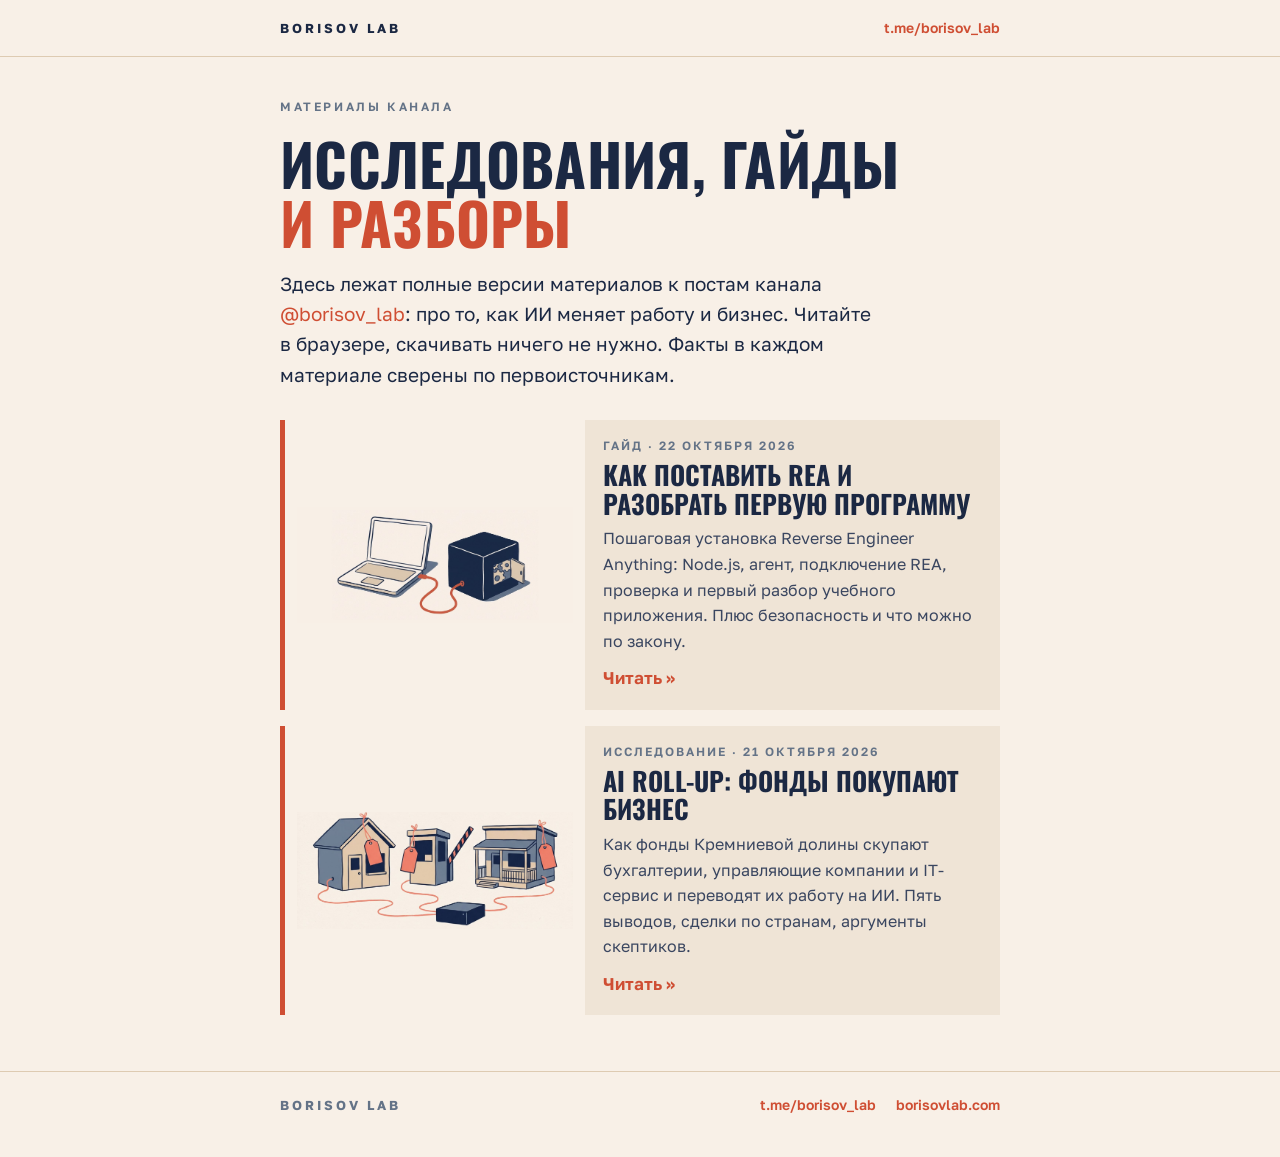
<file: index.html>
<!doctype html>
<html lang="ru">
<head>
<meta charset="utf-8">
<meta name="viewport" content="width=device-width, initial-scale=1">
<title>Borisov Lab · исследования, гайды и разборы</title>
<meta name="description" content="Исследования, гайды и разборы про ИИ в работе и бизнесе от Владимира Борисова и канала t.me/borisov_lab.">
<meta name="author" content="Владимир Борисов, Borisov Lab">
<link rel="canonical" href="https://borisov77.github.io/borisov-lab/">
<meta property="og:type" content="website">
<meta property="og:site_name" content="Borisov Lab">
<meta property="og:locale" content="ru_RU">
<meta property="og:title" content="Borisov Lab · исследования, гайды и разборы">
<meta property="og:description" content="Материалы к постам канала t.me/borisov_lab: читать в браузере, без скачивания.">
<meta property="og:url" content="https://borisov77.github.io/borisov-lab/">
<meta property="og:image" content="https://borisov77.github.io/borisov-lab/research/ai-roll-up/og.jpg">
<meta name="twitter:card" content="summary_large_image">
<meta name="theme-color" content="#F8F0E7">
<link rel="icon" href="assets/favicon.svg" type="image/svg+xml">
<link rel="stylesheet" href="assets/site.css">
</head>
<body>

<header class="topbar"><div class="wrap">
  <a class="brand" href="./">BORISOV LAB</a>
  <a class="tg" href="https://t.me/borisov_lab">t.me/borisov_lab</a>
</div></header>

<main class="wrap">
  <section class="intro">
    <div class="label">Материалы канала</div>
    <h1>Исследования, гайды <span class="accent" style="color:var(--coral)">и разборы</span></h1>
    <p>Здесь лежат полные версии материалов к постам канала <a href="https://t.me/borisov_lab">@borisov_lab</a>: про то, как ИИ меняет работу и бизнес. Читайте в браузере, скачивать ничего не нужно. Факты в каждом материале сверены по первоисточникам.</p>
  </section>

  <div class="cards">
    <a class="card" href="guides/rea/">
      <img src="guides/rea/cover.jpg" width="1500" height="633" alt="">
      <div class="body">
        <div class="meta">Гайд · 22 октября 2026</div>
        <div class="title">Как поставить REA и разобрать первую программу</div>
        <p class="desc">Пошаговая установка Reverse Engineer Anything: Node.js, агент, подключение REA, проверка и первый разбор учебного приложения. Плюс безопасность и что можно по закону.</p>
        <span class="more">Читать »</span>
      </div>
    </a>
    <a class="card" href="research/ai-roll-up/">
      <img src="research/ai-roll-up/cover.jpg" width="1500" height="633" alt="">
      <div class="body">
        <div class="meta">Исследование · 21 октября 2026</div>
        <div class="title">AI roll-up: фонды покупают бизнес</div>
        <p class="desc">Как фонды Кремниевой долины скупают бухгалтерии, управляющие компании и IT-сервис и переводят их работу на ИИ. Пять выводов, сделки по странам, аргументы скептиков.</p>
        <span class="more">Читать »</span>
      </div>
    </a>
  </div>
</main>

<footer class="footer"><div class="wrap">
  <span class="brand">BORISOV LAB</span>
  <nav><a href="https://t.me/borisov_lab">t.me/borisov_lab</a><a href="https://borisovlab.com">borisovlab.com</a></nav>
</div></footer>

</body>
</html>
</file>
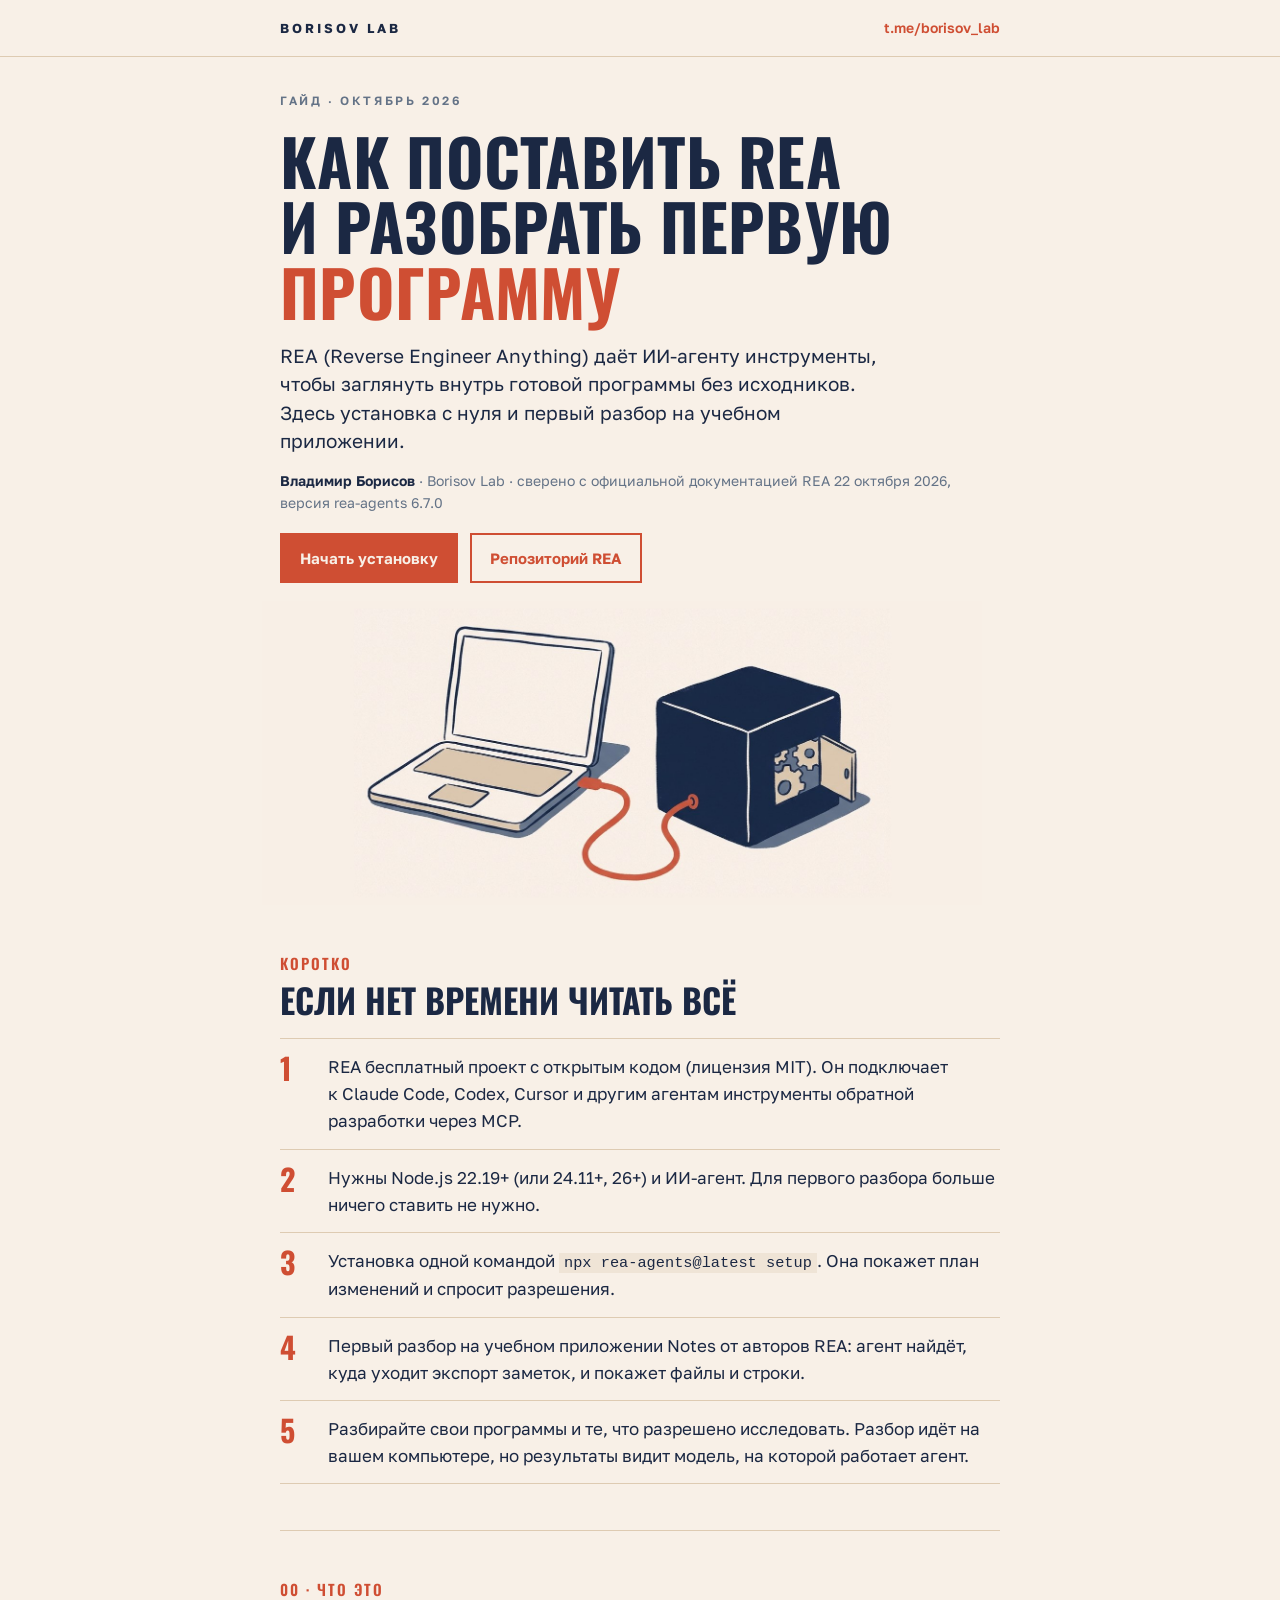
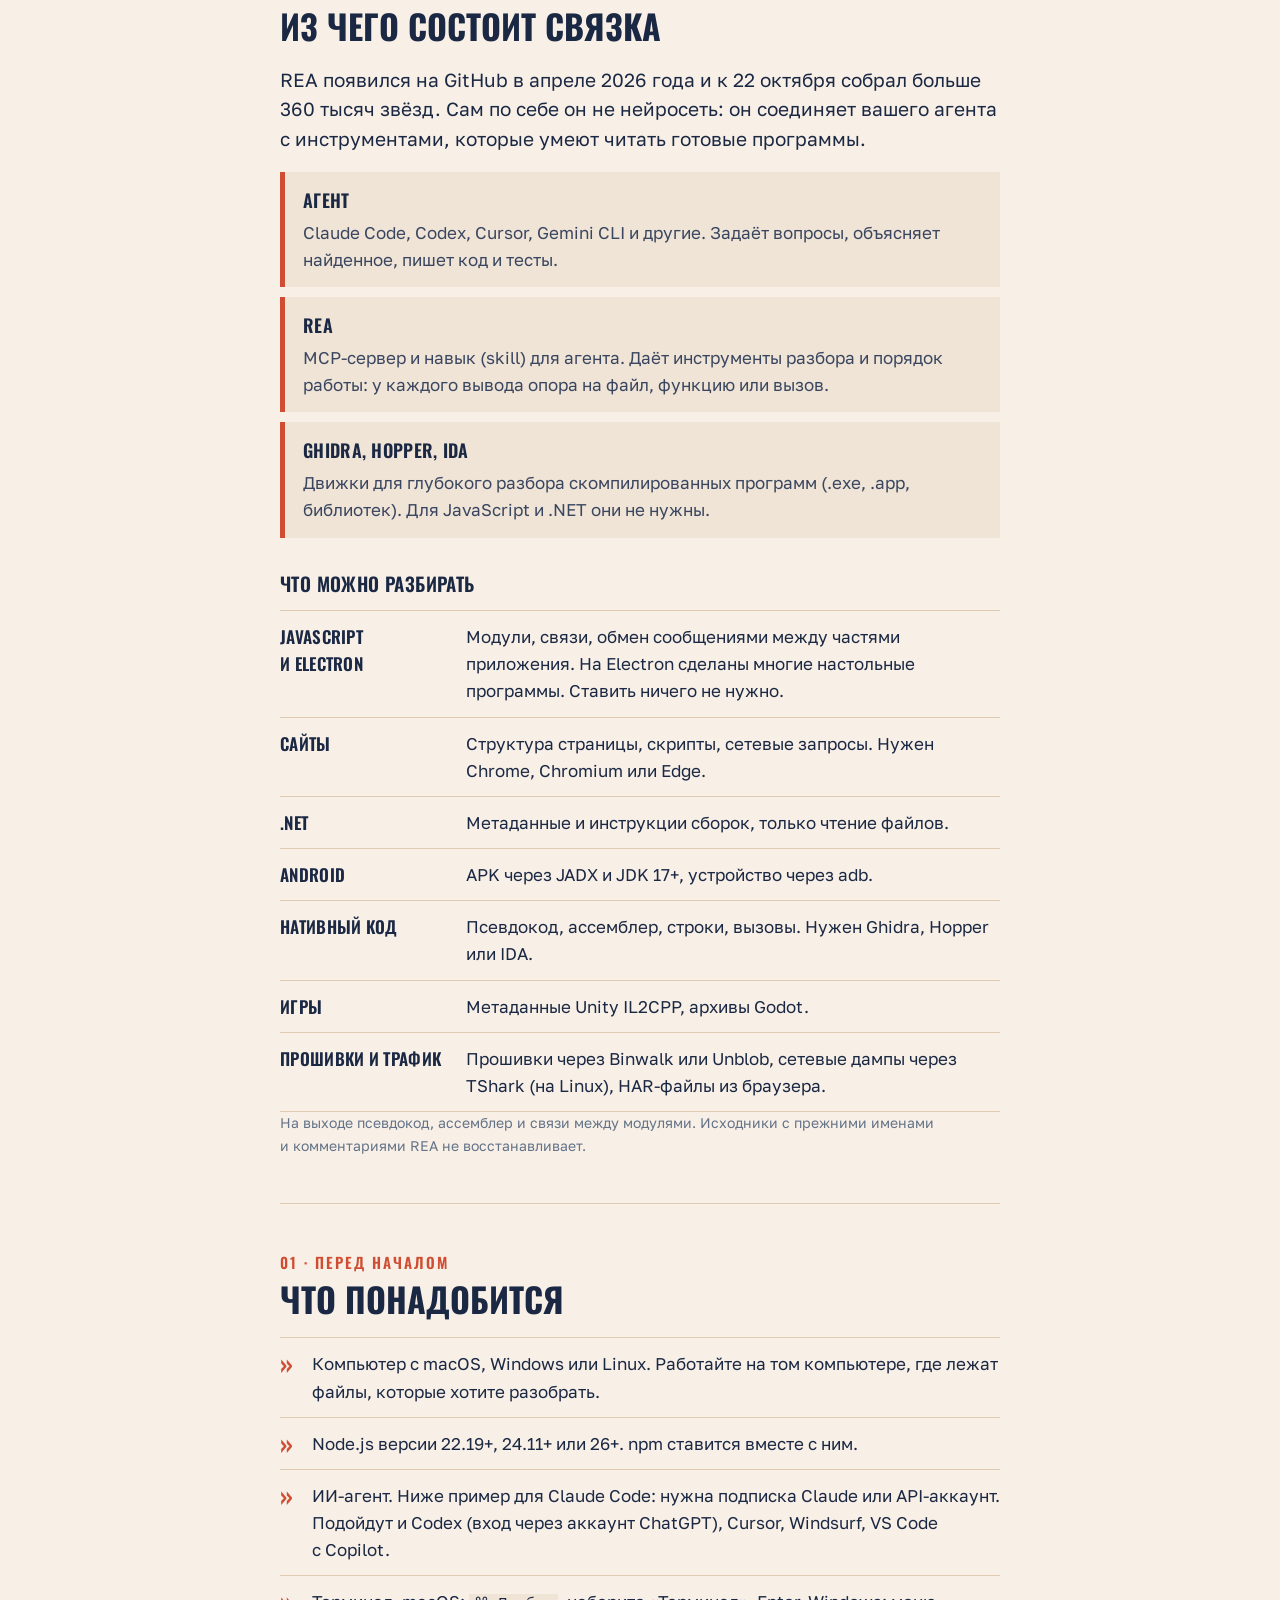
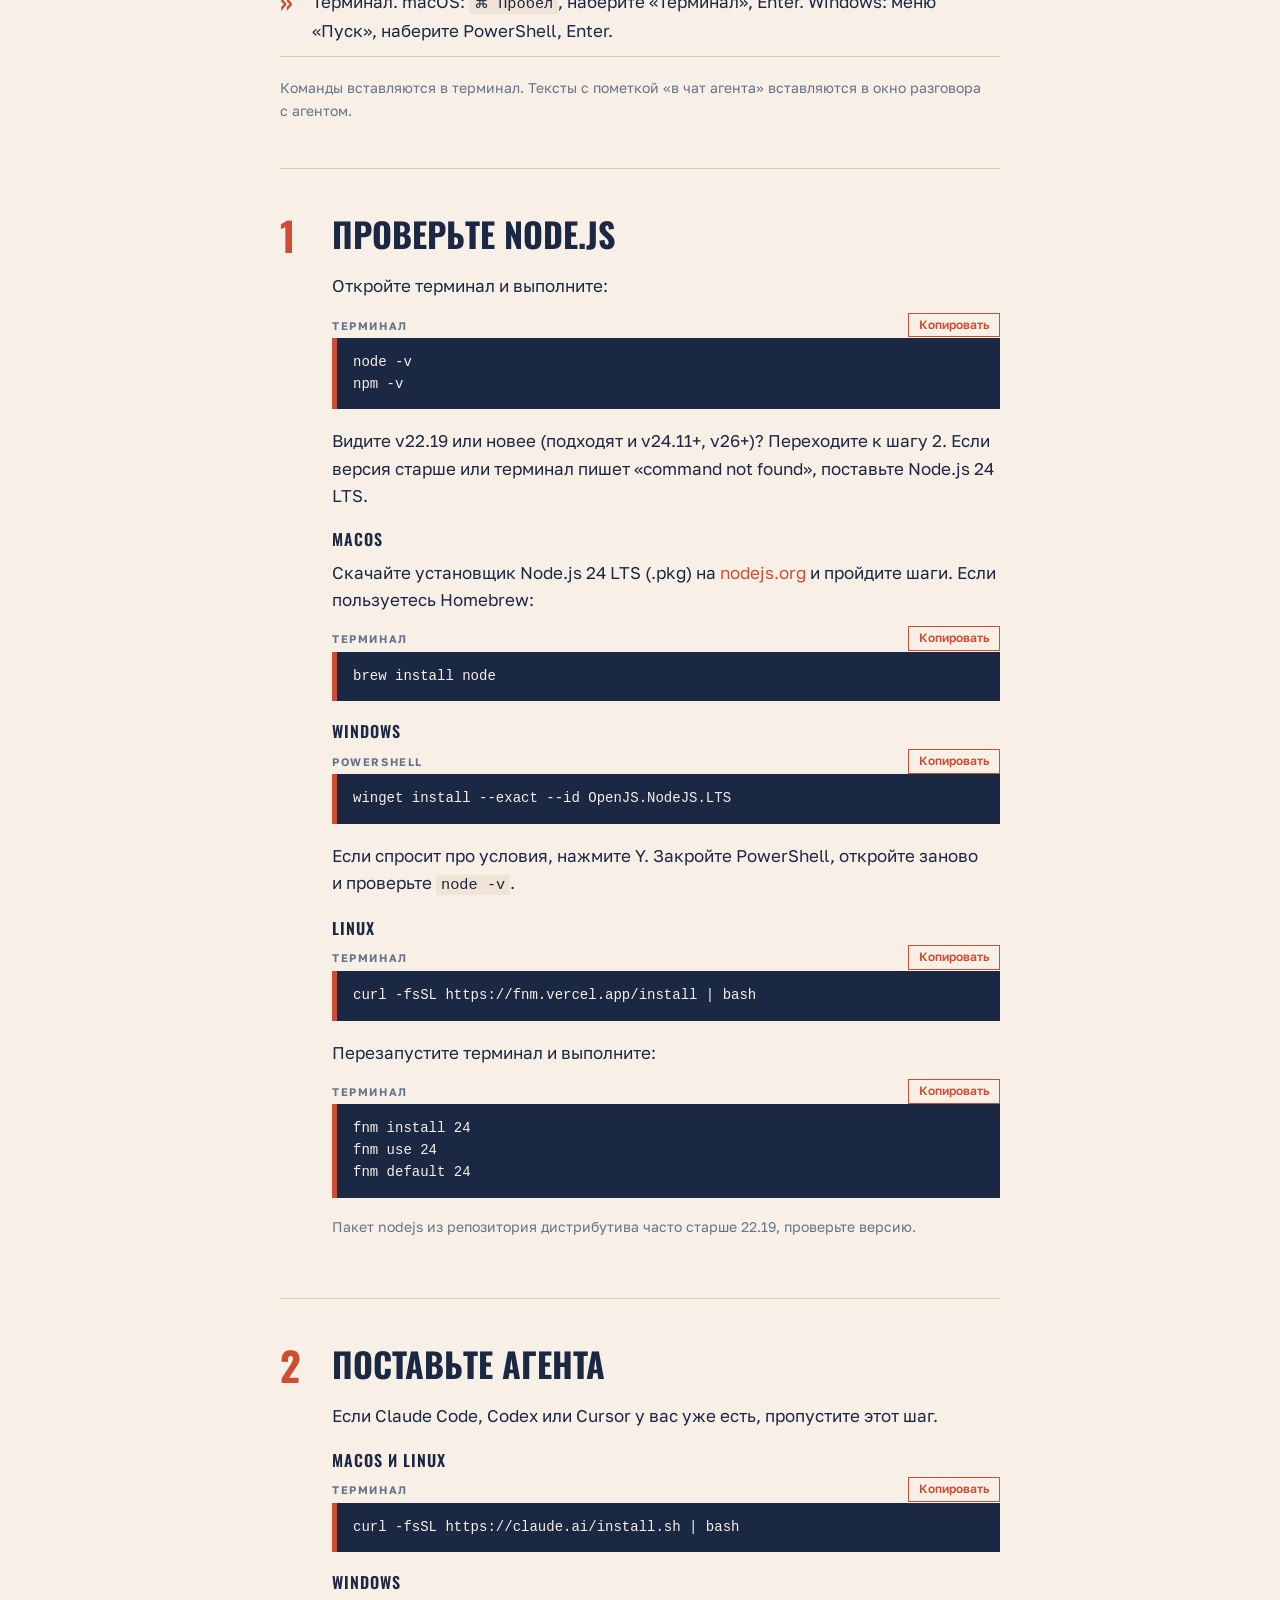
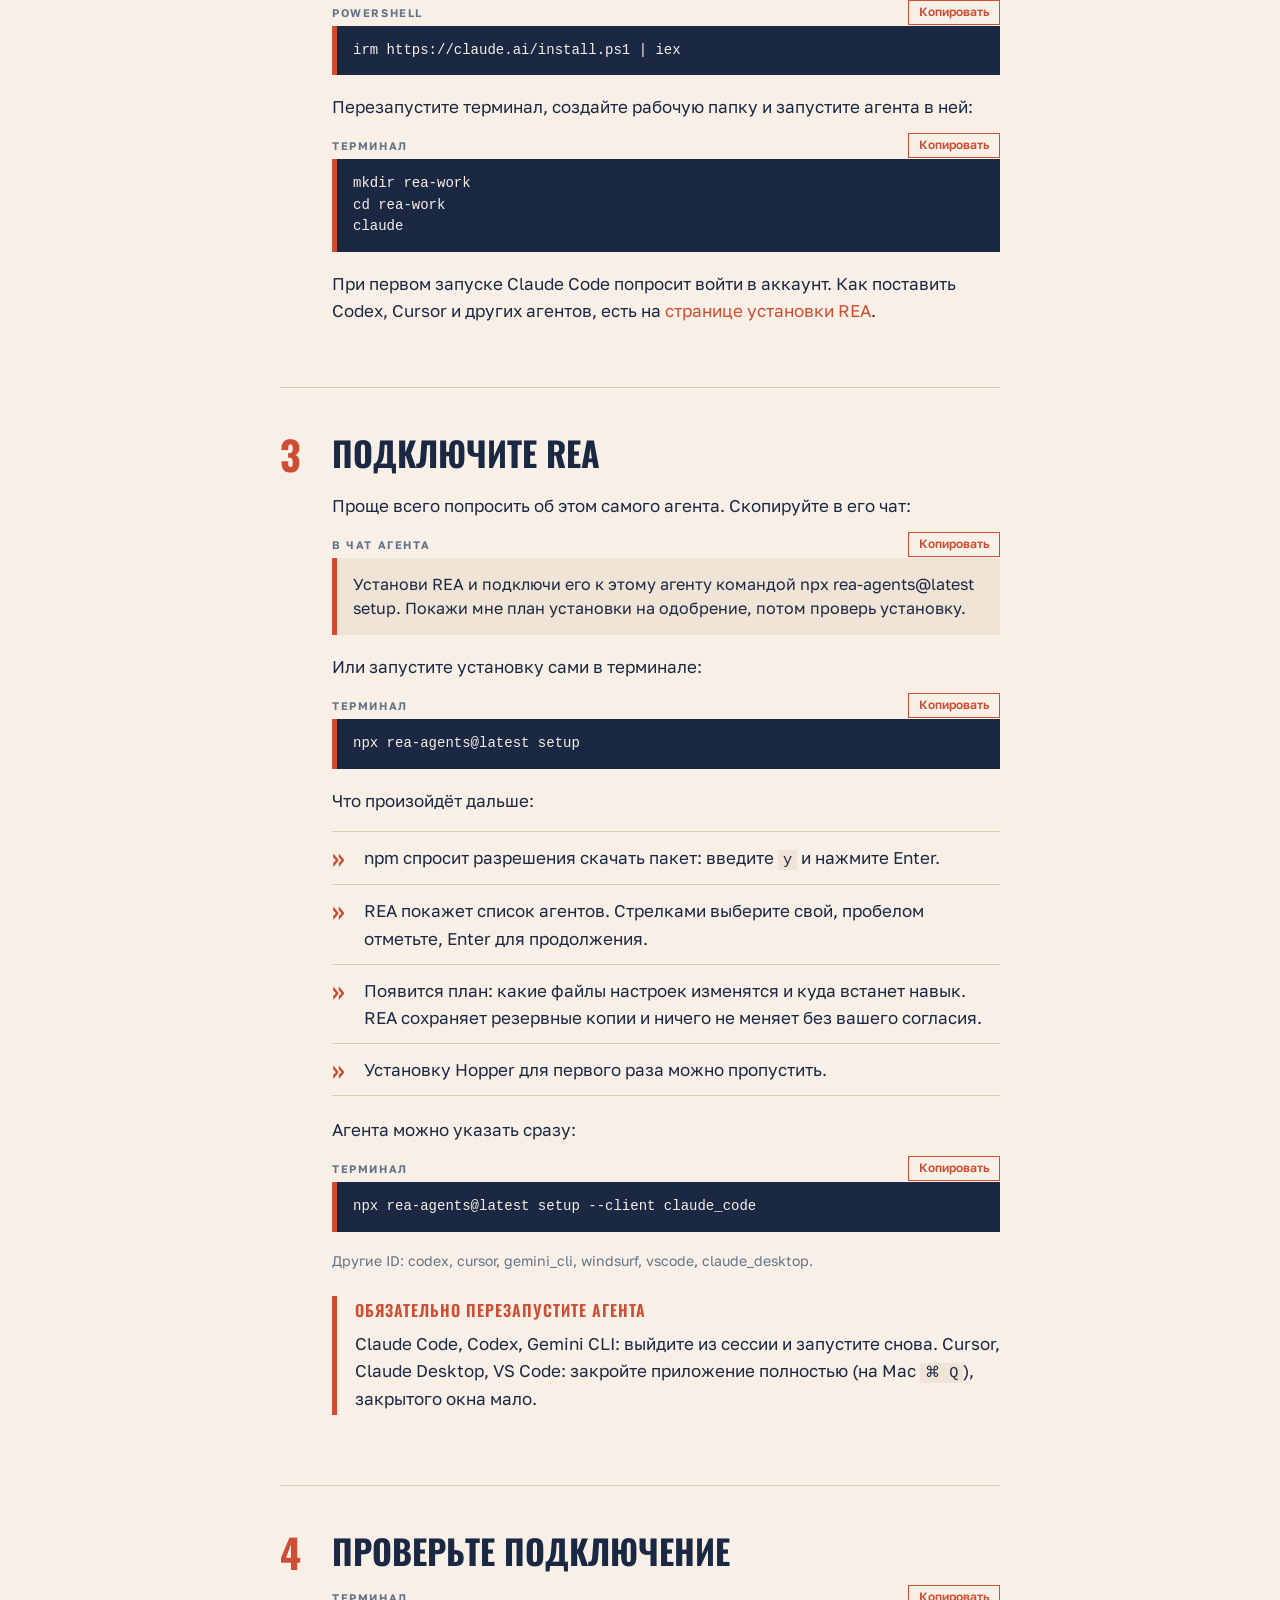
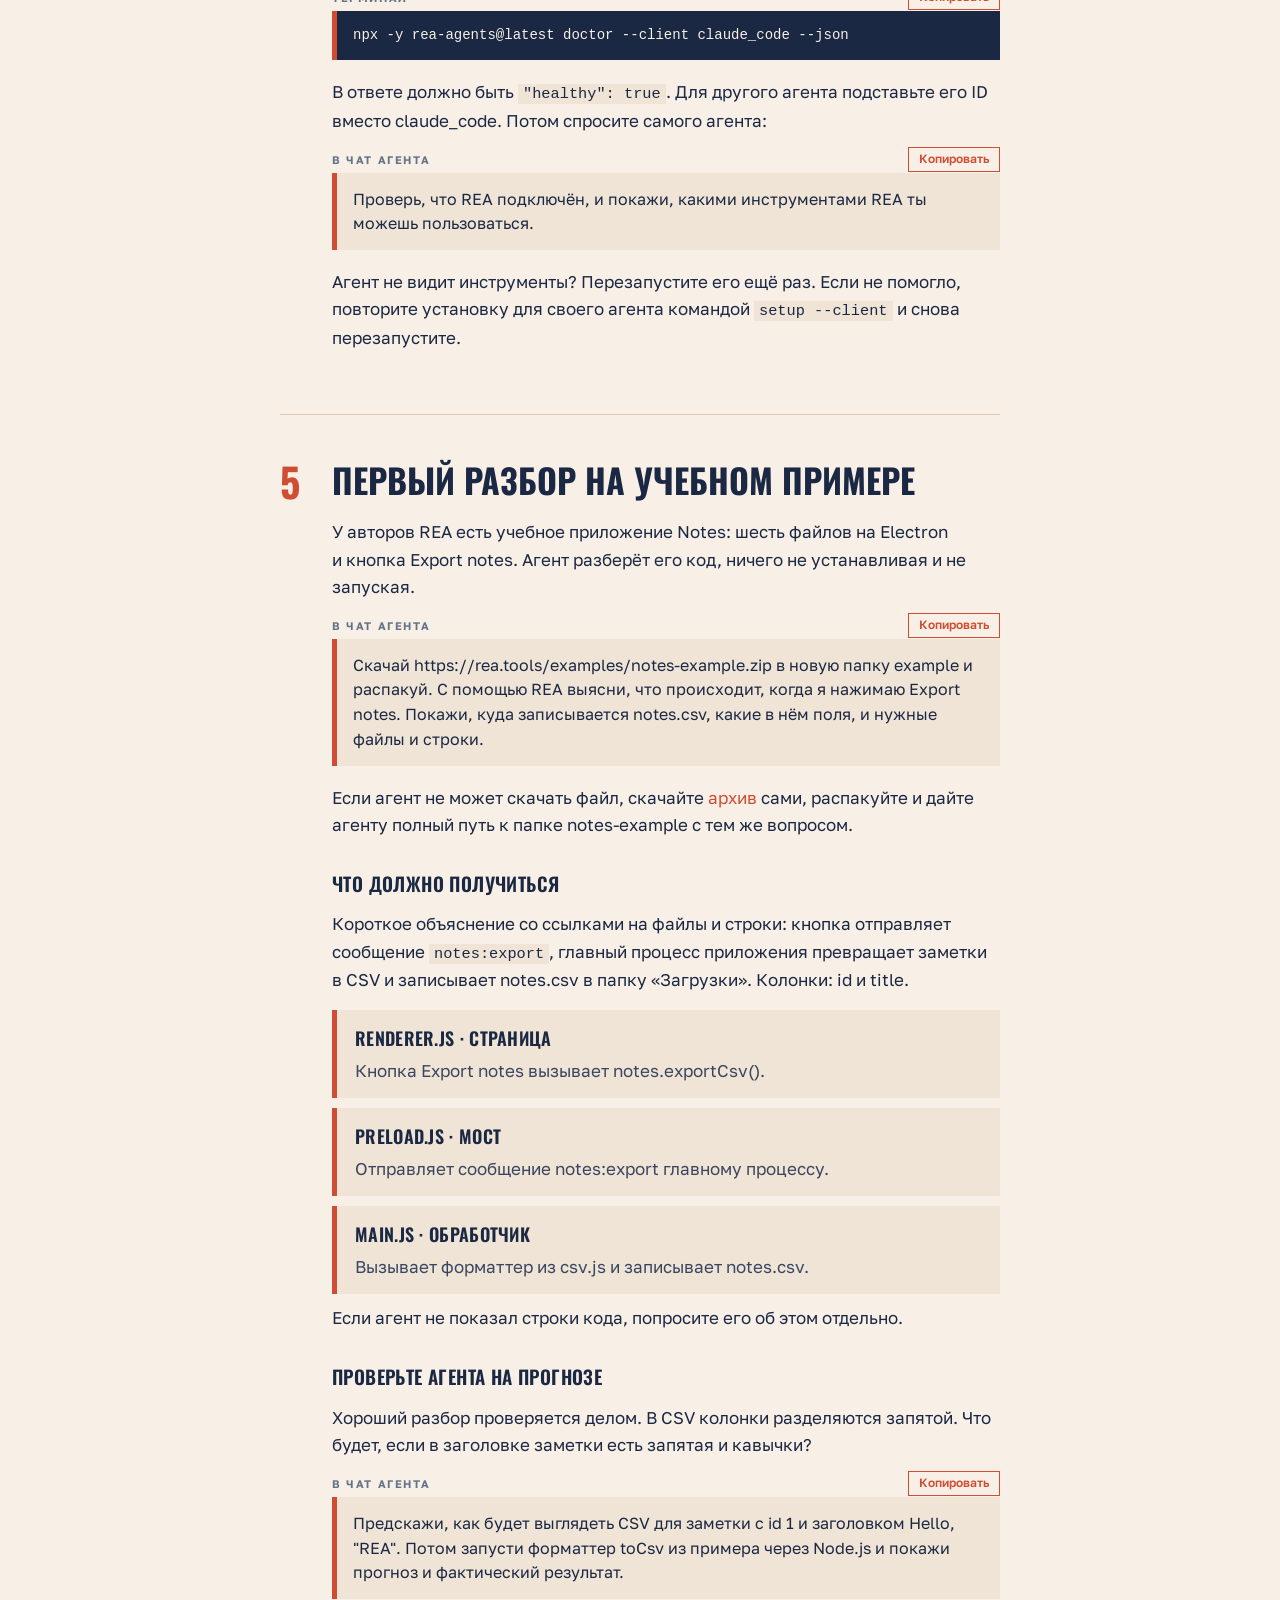
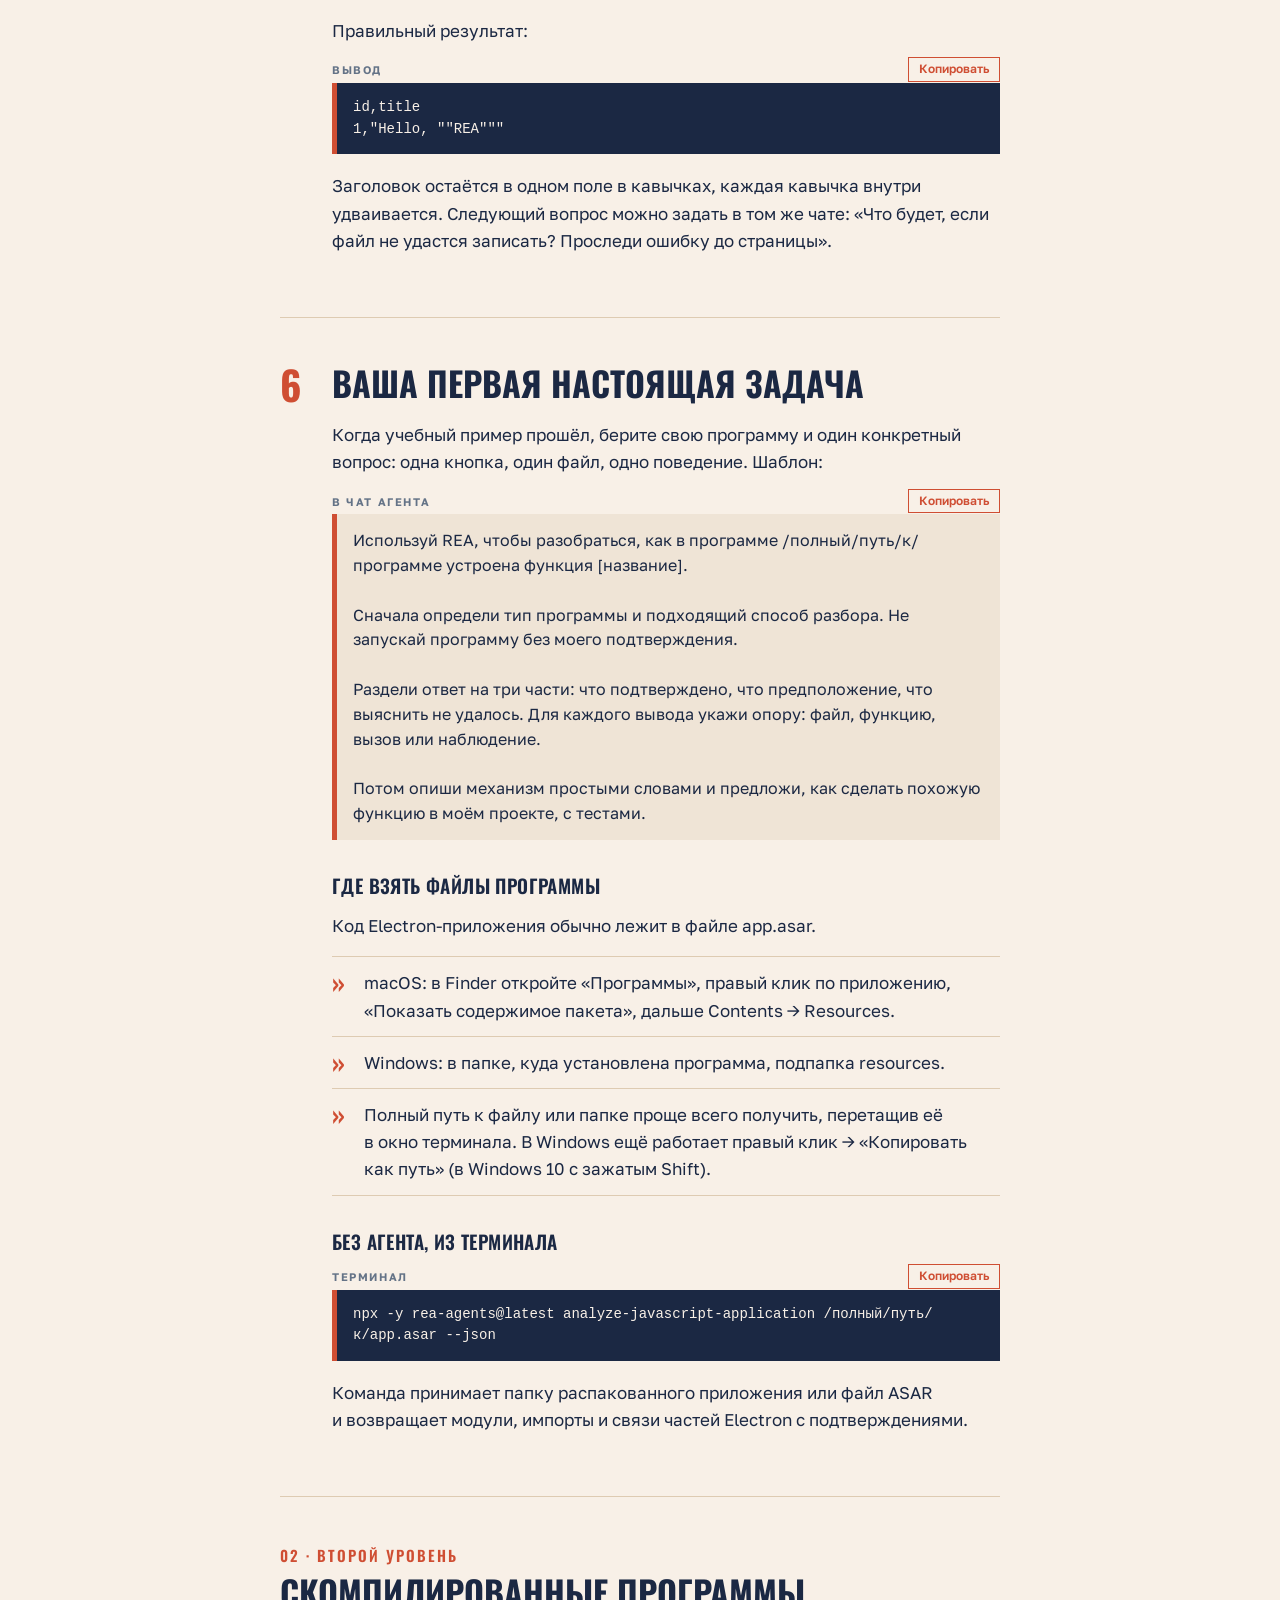
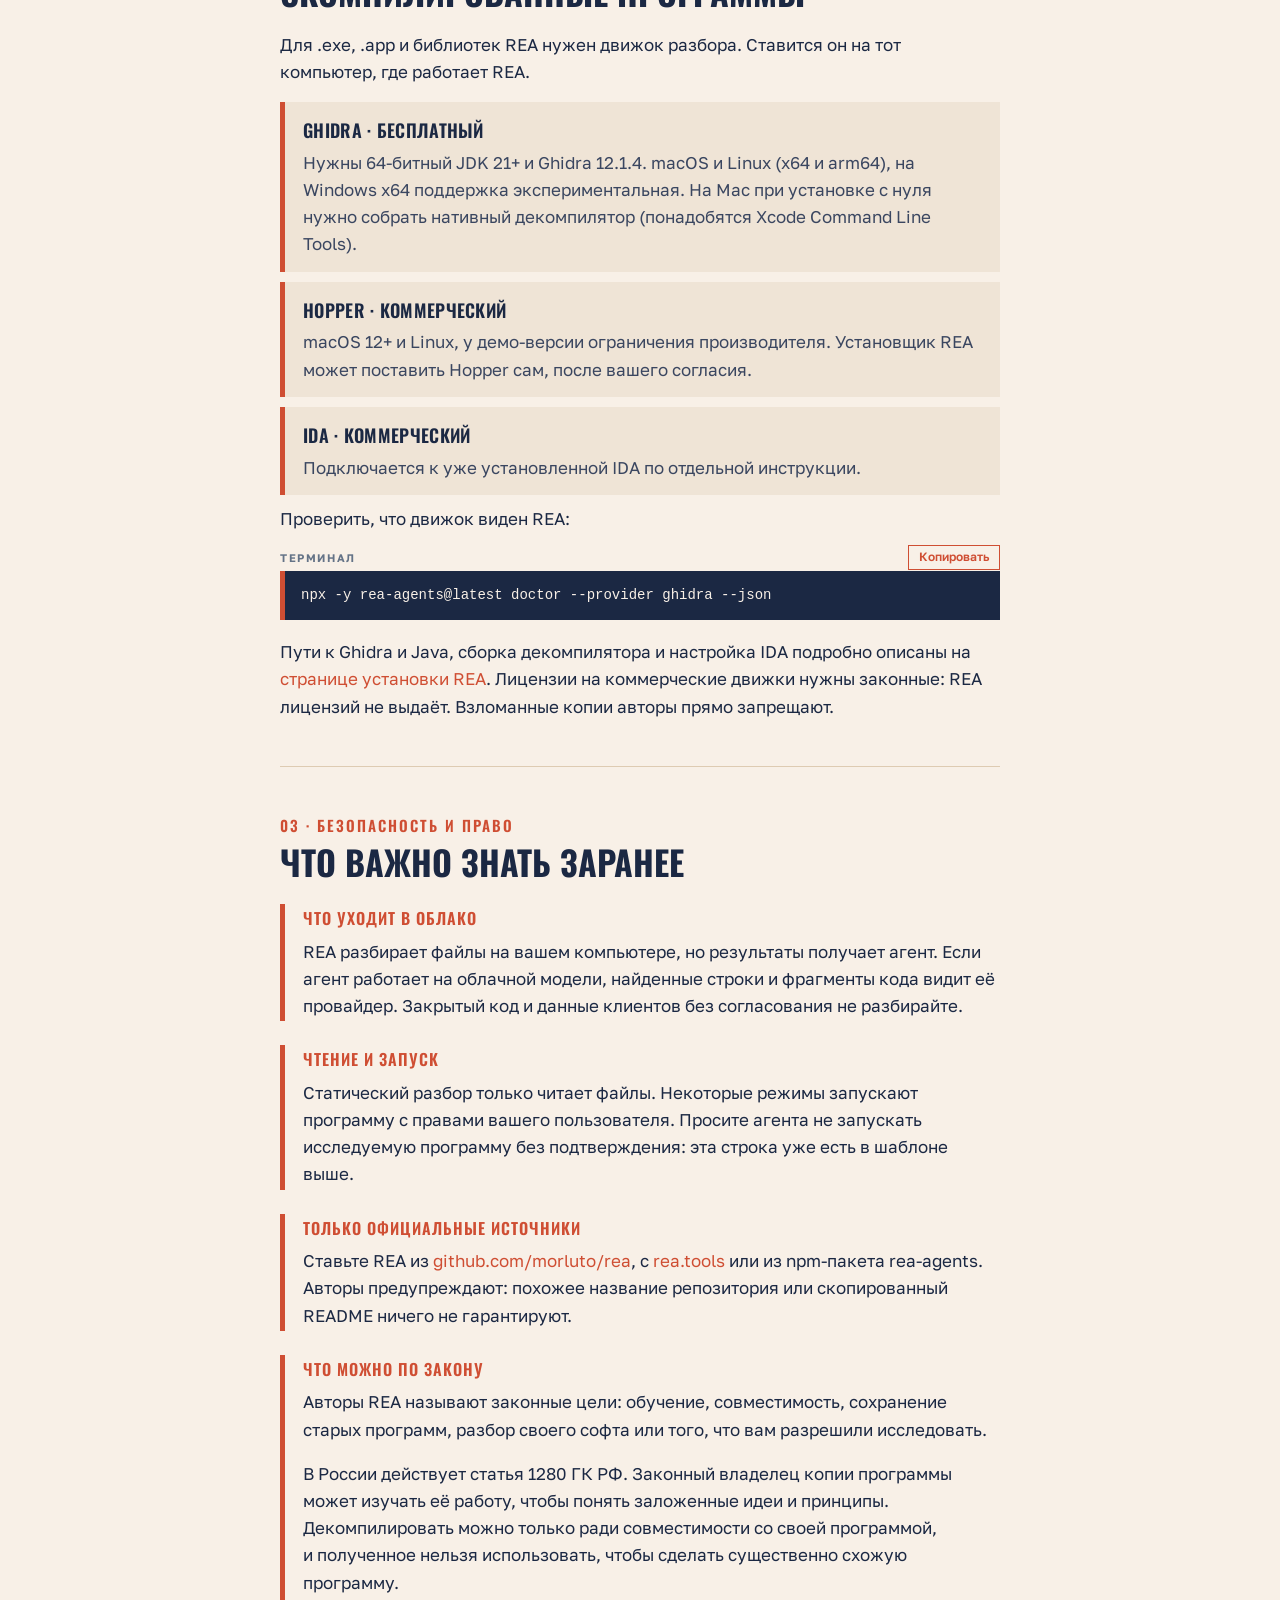
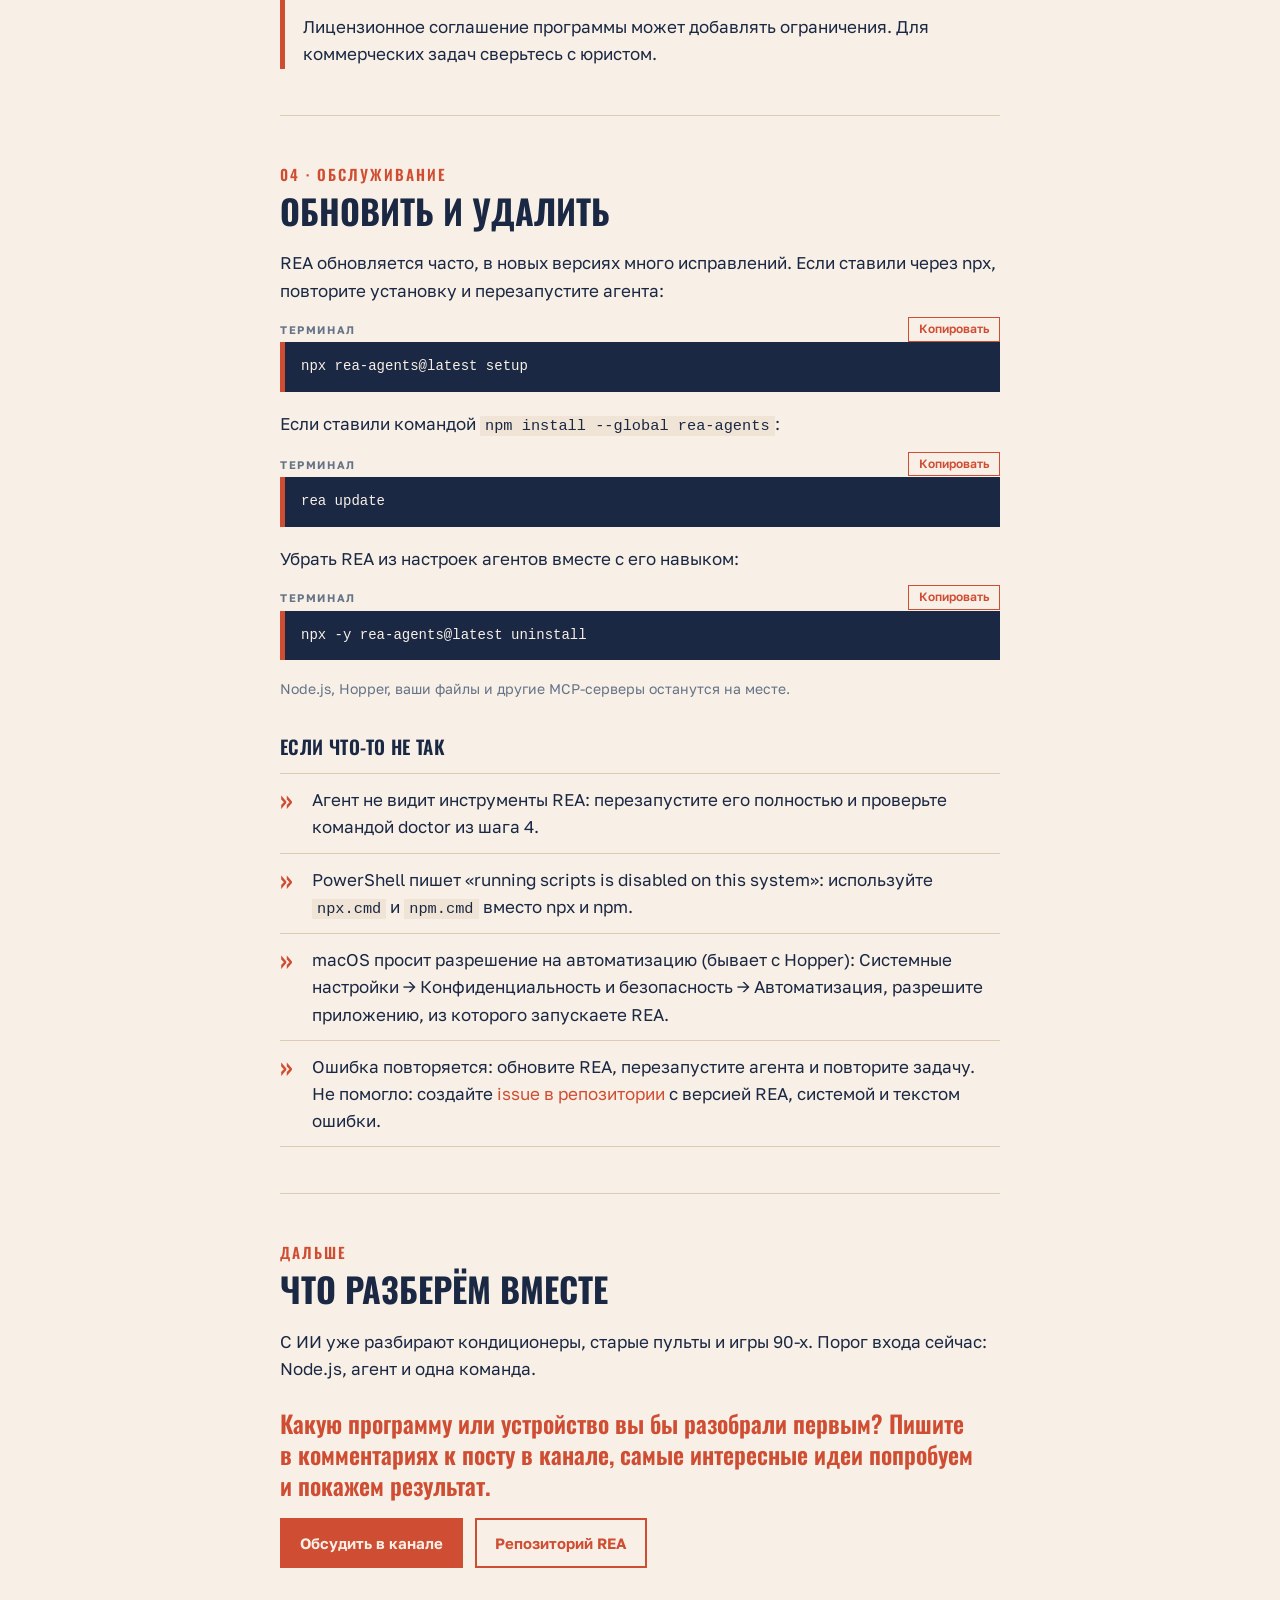
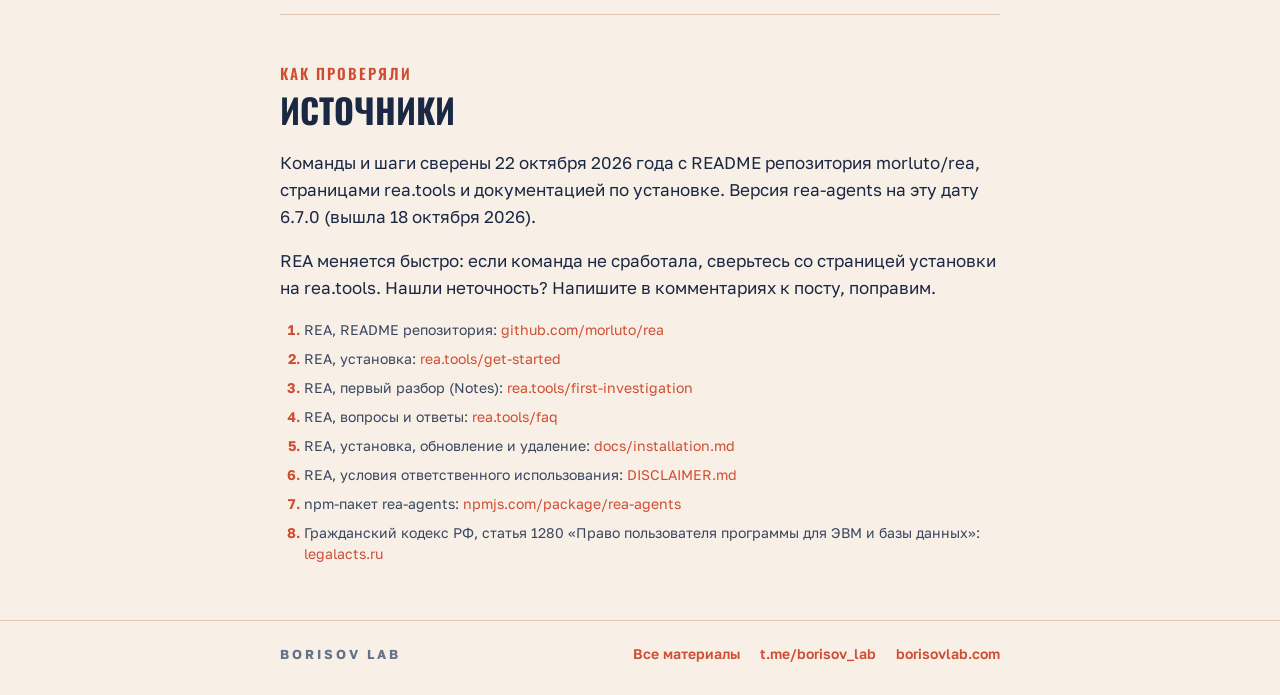
<file: guides/rea/index.html>
<!doctype html>
<html lang="ru">
<head>
<meta charset="utf-8">
<meta name="viewport" content="width=device-width, initial-scale=1">
<title>Как поставить REA и разобрать первую программу · Borisov Lab</title>
<meta name="description" content="Пошаговый гайд по REA (Reverse Engineer Anything): Node.js и агент, подключение REA, проверка и первый разбор учебного приложения. Сверено с документацией REA 22 октября 2026.">
<meta name="author" content="Владимир Борисов, Borisov Lab">
<link rel="canonical" href="https://borisov77.github.io/borisov-lab/guides/rea/">
<meta property="og:type" content="article">
<meta property="og:site_name" content="Borisov Lab">
<meta property="og:locale" content="ru_RU">
<meta property="og:title" content="Как поставить REA и разобрать первую программу">
<meta property="og:description" content="Установка Reverse Engineer Anything с нуля и первый разбор на учебном приложении. Команды, промпты для агента, безопасность и право.">
<meta property="og:url" content="https://borisov77.github.io/borisov-lab/guides/rea/">
<meta property="og:image" content="https://borisov77.github.io/borisov-lab/guides/rea/og.jpg">
<meta property="og:image:width" content="1200">
<meta property="og:image:height" content="630">
<meta name="twitter:card" content="summary_large_image">
<meta name="theme-color" content="#F8F0E7">
<link rel="icon" href="../../assets/favicon.svg" type="image/svg+xml">
<link rel="stylesheet" href="../../assets/site.css">
</head>
<body>

<header class="topbar"><div class="wrap">
  <a class="brand" href="../../">BORISOV LAB</a>
  <a class="tg" href="https://t.me/borisov_lab">t.me/borisov_lab</a>
</div></header>

<main class="wrap">

<section class="hero">
  <div class="label">Гайд · октябрь 2026</div>
  <h1>Как поставить REA и разобрать первую <span class="accent">программу</span></h1>
  <p class="sub">REA (Reverse Engineer Anything) даёт ИИ-агенту инструменты, чтобы заглянуть внутрь готовой программы без исходников. Здесь установка с нуля и первый разбор на учебном приложении.</p>
  <div class="byline"><b>Владимир Борисов</b> · Borisov Lab · сверено с официальной документацией REA 22 октября 2026, версия rea-agents 6.7.0</div>
  <div class="actions">
    <a class="btn solid" href="#start">Начать установку</a>
    <a class="btn" href="https://github.com/morluto/rea">Репозиторий REA</a>
  </div>
  <img class="art" src="cover.jpg" width="1500" height="633" alt="Ноутбук подключён кабелем к закрытому ящику, в окошке ящика видны шестерёнки">
</section>

<section class="section">
  <div class="num">Коротко</div>
  <h2>Если нет времени читать всё</h2>
  <div class="summary">
    <div class="item"><div class="n">1</div><p>REA бесплатный проект с открытым кодом (лицензия MIT). Он подключает к Claude Code, Codex, Cursor и другим агентам инструменты обратной разработки через MCP.</p></div>
    <div class="item"><div class="n">2</div><p>Нужны Node.js 22.19+ (или 24.11+, 26+) и ИИ-агент. Для первого разбора больше ничего ставить не нужно.</p></div>
    <div class="item"><div class="n">3</div><p>Установка одной командой <code>npx rea-agents@latest setup</code>. Она покажет план изменений и спросит разрешения.</p></div>
    <div class="item"><div class="n">4</div><p>Первый разбор на учебном приложении Notes от авторов REA: агент найдёт, куда уходит экспорт заметок, и покажет файлы и строки.</p></div>
    <div class="item"><div class="n">5</div><p>Разбирайте свои программы и те, что разрешено исследовать. Разбор идёт на вашем компьютере, но результаты видит модель, на которой работает агент.</p></div>
  </div>
</section>

<section class="section">
  <div class="num">00 · Что это</div>
  <h2>Из чего состоит связка</h2>
  <p class="lead">REA появился на GitHub в апреле 2026 года и к 22 октября собрал больше 360 тысяч звёзд. Сам по себе он не нейросеть: он соединяет вашего агента с инструментами, которые умеют читать готовые программы.</p>
  <div class="panel"><div class="t">Агент</div><p>Claude Code, Codex, Cursor, Gemini CLI и другие. Задаёт вопросы, объясняет найденное, пишет код и тесты.</p></div>
  <div class="panel"><div class="t">REA</div><p>MCP-сервер и навык (skill) для агента. Даёт инструменты разбора и порядок работы: у каждого вывода опора на файл, функцию или вызов.</p></div>
  <div class="panel"><div class="t">Ghidra, Hopper, IDA</div><p>Движки для глубокого разбора скомпилированных программ (.exe, .app, библиотек). Для JavaScript и .NET они не нужны.</p></div>

  <h3>Что можно разбирать</h3>
  <dl class="gloss">
    <div><dt>JavaScript и Electron</dt><dd>Модули, связи, обмен сообщениями между частями приложения. На Electron сделаны многие настольные программы. Ставить ничего не нужно.</dd></div>
    <div><dt>Сайты</dt><dd>Структура страницы, скрипты, сетевые запросы. Нужен Chrome, Chromium или Edge.</dd></div>
    <div><dt>.NET</dt><dd>Метаданные и инструкции сборок, только чтение файлов.</dd></div>
    <div><dt>Android</dt><dd>APK через JADX и JDK 17+, устройство через adb.</dd></div>
    <div><dt>Нативный код</dt><dd>Псевдокод, ассемблер, строки, вызовы. Нужен Ghidra, Hopper или IDA.</dd></div>
    <div><dt>Игры</dt><dd>Метаданные Unity IL2CPP, архивы Godot.</dd></div>
    <div><dt>Прошивки и трафик</dt><dd>Прошивки через Binwalk или Unblob, сетевые дампы через TShark (на Linux), HAR-файлы из браузера.</dd></div>
  </dl>
  <p class="note">На выходе псевдокод, ассемблер и связи между модулями. Исходники с прежними именами и комментариями REA не восстанавливает.</p>
</section>

<section class="section" id="start">
  <div class="num">01 · Перед началом</div>
  <h2>Что понадобится</h2>
  <ul class="check">
    <li>Компьютер с macOS, Windows или Linux. Работайте на том компьютере, где лежат файлы, которые хотите разобрать.</li>
    <li>Node.js версии 22.19+, 24.11+ или 26+. npm ставится вместе с ним.</li>
    <li>ИИ-агент. Ниже пример для Claude Code: нужна подписка Claude или API-аккаунт. Подойдут и Codex (вход через аккаунт ChatGPT), Cursor, Windsurf, VS Code с Copilot.</li>
    <li>Терминал. macOS: <code>⌘ Пробел</code>, наберите «Терминал», Enter. Windows: меню «Пуск», наберите PowerShell, Enter.</li>
  </ul>
  <p class="note">Команды вставляются в терминал. Тексты с пометкой «в чат агента» вставляются в окно разговора с агентом.</p>
</section>

<section class="section">
  <div class="step"><div class="n">1</div><div>
  <h2>Проверьте Node.js</h2>
  <p>Откройте терминал и выполните:</p>
  <div class="cmd"><div class="k">Терминал</div><pre>node -v
npm -v</pre></div>
  <p>Видите v22.19 или новее (подходят и v24.11+, v26+)? Переходите к шагу 2. Если версия старше или терминал пишет «command not found», поставьте Node.js 24 LTS.</p>
  <div class="os">macOS</div>
  <p>Скачайте установщик Node.js 24 LTS (.pkg) на <a href="https://nodejs.org/">nodejs.org</a> и пройдите шаги. Если пользуетесь Homebrew:</p>
  <div class="cmd"><div class="k">Терминал</div><pre>brew install node</pre></div>
  <div class="os">Windows</div>
  <div class="cmd"><div class="k">PowerShell</div><pre>winget install --exact --id OpenJS.NodeJS.LTS</pre></div>
  <p>Если спросит про условия, нажмите Y. Закройте PowerShell, откройте заново и проверьте <code>node -v</code>.</p>
  <div class="os">Linux</div>
  <div class="cmd"><div class="k">Терминал</div><pre>curl -fsSL https://fnm.vercel.app/install | bash</pre></div>
  <p>Перезапустите терминал и выполните:</p>
  <div class="cmd"><div class="k">Терминал</div><pre>fnm install 24
fnm use 24
fnm default 24</pre></div>
  <p class="note">Пакет nodejs из репозитория дистрибутива часто старше 22.19, проверьте версию.</p>
  </div></div>
</section>

<section class="section">
  <div class="step"><div class="n">2</div><div>
  <h2>Поставьте агента</h2>
  <p>Если Claude Code, Codex или Cursor у вас уже есть, пропустите этот шаг.</p>
  <div class="os">macOS и Linux</div>
  <div class="cmd"><div class="k">Терминал</div><pre>curl -fsSL https://claude.ai/install.sh | bash</pre></div>
  <div class="os">Windows</div>
  <div class="cmd"><div class="k">PowerShell</div><pre>irm https://claude.ai/install.ps1 | iex</pre></div>
  <p>Перезапустите терминал, создайте рабочую папку и запустите агента в ней:</p>
  <div class="cmd"><div class="k">Терминал</div><pre>mkdir rea-work
cd rea-work
claude</pre></div>
  <p>При первом запуске Claude Code попросит войти в аккаунт. Как поставить Codex, Cursor и других агентов, есть на <a href="https://rea.tools/get-started/">странице установки REA</a>.</p>
  </div></div>
</section>

<section class="section">
  <div class="step"><div class="n">3</div><div>
  <h2>Подключите REA</h2>
  <p>Проще всего попросить об этом самого агента. Скопируйте в его чат:</p>
  <div class="cmd prompt"><div class="k">В чат агента</div><pre>Установи REA и подключи его к этому агенту командой npx rea-agents@latest setup. Покажи мне план установки на одобрение, потом проверь установку.</pre></div>
  <p>Или запустите установку сами в терминале:</p>
  <div class="cmd"><div class="k">Терминал</div><pre>npx rea-agents@latest setup</pre></div>
  <p>Что произойдёт дальше:</p>
  <ul class="check">
    <li>npm спросит разрешения скачать пакет: введите <code>y</code> и нажмите Enter.</li>
    <li>REA покажет список агентов. Стрелками выберите свой, пробелом отметьте, Enter для продолжения.</li>
    <li>Появится план: какие файлы настроек изменятся и куда встанет навык. REA сохраняет резервные копии и ничего не меняет без вашего согласия.</li>
    <li>Установку Hopper для первого раза можно пропустить.</li>
  </ul>
  <p>Агента можно указать сразу:</p>
  <div class="cmd"><div class="k">Терминал</div><pre>npx rea-agents@latest setup --client claude_code</pre></div>
  <p class="note">Другие ID: codex, cursor, gemini_cli, windsurf, vscode, claude_desktop.</p>
  <div class="callout">
    <div class="t">Обязательно перезапустите агента</div>
    <p>Claude Code, Codex, Gemini CLI: выйдите из сессии и запустите снова. Cursor, Claude Desktop, VS Code: закройте приложение полностью (на Mac <code>⌘ Q</code>), закрытого окна мало.</p>
  </div>
  </div></div>
</section>

<section class="section">
  <div class="step"><div class="n">4</div><div>
  <h2>Проверьте подключение</h2>
  <div class="cmd"><div class="k">Терминал</div><pre>npx -y rea-agents@latest doctor --client claude_code --json</pre></div>
  <p>В ответе должно быть <code>"healthy": true</code>. Для другого агента подставьте его ID вместо claude_code. Потом спросите самого агента:</p>
  <div class="cmd prompt"><div class="k">В чат агента</div><pre>Проверь, что REA подключён, и покажи, какими инструментами REA ты можешь пользоваться.</pre></div>
  <p>Агент не видит инструменты? Перезапустите его ещё раз. Если не помогло, повторите установку для своего агента командой <code>setup --client</code> и снова перезапустите.</p>
  </div></div>
</section>

<section class="section">
  <div class="step"><div class="n">5</div><div>
  <h2>Первый разбор на учебном примере</h2>
  <p>У авторов REA есть учебное приложение Notes: шесть файлов на Electron и кнопка Export notes. Агент разберёт его код, ничего не устанавливая и не запуская.</p>
  <div class="cmd prompt"><div class="k">В чат агента</div><pre>Скачай https://rea.tools/examples/notes-example.zip в новую папку example и распакуй. С помощью REA выясни, что происходит, когда я нажимаю Export notes. Покажи, куда записывается notes.csv, какие в нём поля, и нужные файлы и строки.</pre></div>
  <p>Если агент не может скачать файл, скачайте <a href="https://rea.tools/examples/notes-example.zip">архив</a> сами, распакуйте и дайте агенту полный путь к папке notes-example с тем же вопросом.</p>

  <h3>Что должно получиться</h3>
  <p>Короткое объяснение со ссылками на файлы и строки: кнопка отправляет сообщение <code>notes:export</code>, главный процесс приложения превращает заметки в CSV и записывает notes.csv в папку «Загрузки». Колонки: id и title.</p>
  <div class="panel"><div class="t">renderer.js · страница</div><p>Кнопка Export notes вызывает notes.exportCsv().</p></div>
  <div class="panel"><div class="t">preload.js · мост</div><p>Отправляет сообщение notes:export главному процессу.</p></div>
  <div class="panel"><div class="t">main.js · обработчик</div><p>Вызывает форматтер из csv.js и записывает notes.csv.</p></div>
  <p>Если агент не показал строки кода, попросите его об этом отдельно.</p>

  <h3>Проверьте агента на прогнозе</h3>
  <p>Хороший разбор проверяется делом. В CSV колонки разделяются запятой. Что будет, если в заголовке заметки есть запятая и кавычки?</p>
  <div class="cmd prompt"><div class="k">В чат агента</div><pre>Предскажи, как будет выглядеть CSV для заметки с id 1 и заголовком Hello, "REA". Потом запусти форматтер toCsv из примера через Node.js и покажи прогноз и фактический результат.</pre></div>
  <p>Правильный результат:</p>
  <div class="cmd"><div class="k">Вывод</div><pre>id,title
1,"Hello, ""REA"""</pre></div>
  <p>Заголовок остаётся в одном поле в кавычках, каждая кавычка внутри удваивается. Следующий вопрос можно задать в том же чате: «Что будет, если файл не удастся записать? Проследи ошибку до страницы».</p>
  </div></div>
</section>

<section class="section">
  <div class="step"><div class="n">6</div><div>
  <h2>Ваша первая настоящая задача</h2>
  <p>Когда учебный пример прошёл, берите свою программу и один конкретный вопрос: одна кнопка, один файл, одно поведение. Шаблон:</p>
  <div class="cmd prompt"><div class="k">В чат агента</div><pre>Используй REA, чтобы разобраться, как в программе /полный/путь/к/программе устроена функция [название].

Сначала определи тип программы и подходящий способ разбора. Не запускай программу без моего подтверждения.

Раздели ответ на три части: что подтверждено, что предположение, что выяснить не удалось. Для каждого вывода укажи опору: файл, функцию, вызов или наблюдение.

Потом опиши механизм простыми словами и предложи, как сделать похожую функцию в моём проекте, с тестами.</pre></div>

  <h3>Где взять файлы программы</h3>
  <p>Код Electron-приложения обычно лежит в файле app.asar.</p>
  <ul class="check">
    <li>macOS: в Finder откройте «Программы», правый клик по приложению, «Показать содержимое пакета», дальше Contents → Resources.</li>
    <li>Windows: в папке, куда установлена программа, подпапка resources.</li>
    <li>Полный путь к файлу или папке проще всего получить, перетащив её в окно терминала. В Windows ещё работает правый клик → «Копировать как путь» (в Windows 10 с зажатым Shift).</li>
  </ul>

  <h3>Без агента, из терминала</h3>
  <div class="cmd"><div class="k">Терминал</div><pre>npx -y rea-agents@latest analyze-javascript-application /полный/путь/к/app.asar --json</pre></div>
  <p>Команда принимает папку распакованного приложения или файл ASAR и возвращает модули, импорты и связи частей Electron с подтверждениями.</p>
  </div></div>
</section>

<section class="section">
  <div class="num">02 · Второй уровень</div>
  <h2>Скомпилированные программы</h2>
  <p>Для .exe, .app и библиотек REA нужен движок разбора. Ставится он на тот компьютер, где работает REA.</p>
  <div class="panel"><div class="t">Ghidra · бесплатный</div><p>Нужны 64-битный JDK 21+ и Ghidra 12.1.4. macOS и Linux (x64 и arm64), на Windows x64 поддержка экспериментальная. На Mac при установке с нуля нужно собрать нативный декомпилятор (понадобятся Xcode Command Line Tools).</p></div>
  <div class="panel"><div class="t">Hopper · коммерческий</div><p>macOS 12+ и Linux, у демо-версии ограничения производителя. Установщик REA может поставить Hopper сам, после вашего согласия.</p></div>
  <div class="panel"><div class="t">IDA · коммерческий</div><p>Подключается к уже установленной IDA по отдельной инструкции.</p></div>
  <p>Проверить, что движок виден REA:</p>
  <div class="cmd"><div class="k">Терминал</div><pre>npx -y rea-agents@latest doctor --provider ghidra --json</pre></div>
  <p>Пути к Ghidra и Java, сборка декомпилятора и настройка IDA подробно описаны на <a href="https://rea.tools/get-started/">странице установки REA</a>. Лицензии на коммерческие движки нужны законные: REA лицензий не выдаёт. Взломанные копии авторы прямо запрещают.</p>
</section>

<section class="section">
  <div class="num">03 · Безопасность и право</div>
  <h2>Что важно знать заранее</h2>
  <div class="callout">
    <div class="t">Что уходит в облако</div>
    <p>REA разбирает файлы на вашем компьютере, но результаты получает агент. Если агент работает на облачной модели, найденные строки и фрагменты кода видит её провайдер. Закрытый код и данные клиентов без согласования не разбирайте.</p>
  </div>
  <div class="callout">
    <div class="t">Чтение и запуск</div>
    <p>Статический разбор только читает файлы. Некоторые режимы запускают программу с правами вашего пользователя. Просите агента не запускать исследуемую программу без подтверждения: эта строка уже есть в шаблоне выше.</p>
  </div>
  <div class="callout">
    <div class="t">Только официальные источники</div>
    <p>Ставьте REA из <a href="https://github.com/morluto/rea">github.com/morluto/rea</a>, с <a href="https://rea.tools/">rea.tools</a> или из npm-пакета rea-agents. Авторы предупреждают: похожее название репозитория или скопированный README ничего не гарантируют.</p>
  </div>
  <div class="callout">
    <div class="t">Что можно по закону</div>
    <p>Авторы REA называют законные цели: обучение, совместимость, сохранение старых программ, разбор своего софта или того, что вам разрешили исследовать.</p>
    <p>В России действует статья 1280 ГК РФ. Законный владелец копии программы может изучать её работу, чтобы понять заложенные идеи и принципы. Декомпилировать можно только ради совместимости со своей программой, и полученное нельзя использовать, чтобы сделать существенно схожую программу.</p>
    <p>Лицензионное соглашение программы может добавлять ограничения. Для коммерческих задач сверьтесь с юристом.</p>
  </div>
</section>

<section class="section">
  <div class="num">04 · Обслуживание</div>
  <h2>Обновить и удалить</h2>
  <p>REA обновляется часто, в новых версиях много исправлений. Если ставили через npx, повторите установку и перезапустите агента:</p>
  <div class="cmd"><div class="k">Терминал</div><pre>npx rea-agents@latest setup</pre></div>
  <p>Если ставили командой <code>npm install --global rea-agents</code>:</p>
  <div class="cmd"><div class="k">Терминал</div><pre>rea update</pre></div>
  <p>Убрать REA из настроек агентов вместе с его навыком:</p>
  <div class="cmd"><div class="k">Терминал</div><pre>npx -y rea-agents@latest uninstall</pre></div>
  <p class="note">Node.js, Hopper, ваши файлы и другие MCP-серверы останутся на месте.</p>

  <h3>Если что-то не так</h3>
  <ul class="check">
    <li>Агент не видит инструменты REA: перезапустите его полностью и проверьте командой doctor из шага 4.</li>
    <li>PowerShell пишет «running scripts is disabled on this system»: используйте <code>npx.cmd</code> и <code>npm.cmd</code> вместо npx и npm.</li>
    <li>macOS просит разрешение на автоматизацию (бывает с Hopper): Системные настройки → Конфиденциальность и безопасность → Автоматизация, разрешите приложению, из которого запускаете REA.</li>
    <li>Ошибка повторяется: обновите REA, перезапустите агента и повторите задачу. Не помогло: создайте <a href="https://github.com/morluto/rea/issues">issue в репозитории</a> с версией REA, системой и текстом ошибки.</li>
  </ul>
</section>

<section class="section">
  <div class="num">Дальше</div>
  <h2>Что разберём вместе</h2>
  <p>С ИИ уже разбирают кондиционеры, старые пульты и игры 90-х. Порог входа сейчас: Node.js, агент и одна команда.</p>
  <p class="question">Какую программу или устройство вы бы разобрали первым? Пишите в комментариях к посту в канале, самые интересные идеи попробуем и покажем результат.</p>
  <div class="actions">
    <a class="btn solid" href="https://t.me/borisov_lab">Обсудить в канале</a>
    <a class="btn" href="https://github.com/morluto/rea">Репозиторий REA</a>
  </div>
</section>

<section class="section">
  <div class="num">Как проверяли</div>
  <h2>Источники</h2>
  <p>Команды и шаги сверены 22 октября 2026 года с README репозитория morluto/rea, страницами rea.tools и документацией по установке. Версия rea-agents на эту дату 6.7.0 (вышла 18 октября 2026).</p>
  <p>REA меняется быстро: если команда не сработала, сверьтесь со страницей установки на rea.tools. Нашли неточность? Напишите в комментариях к посту, поправим.</p>
  <ol class="src">
    <li>REA, README репозитория: <a href="https://github.com/morluto/rea">github.com/morluto/rea</a></li>
    <li>REA, установка: <a href="https://rea.tools/get-started/">rea.tools/get-started</a></li>
    <li>REA, первый разбор (Notes): <a href="https://rea.tools/first-investigation/">rea.tools/first-investigation</a></li>
    <li>REA, вопросы и ответы: <a href="https://rea.tools/faq/">rea.tools/faq</a></li>
    <li>REA, установка, обновление и удаление: <a href="https://github.com/morluto/rea/blob/main/docs/installation.md">docs/installation.md</a></li>
    <li>REA, условия ответственного использования: <a href="https://github.com/morluto/rea/blob/main/DISCLAIMER.md">DISCLAIMER.md</a></li>
    <li>npm-пакет rea-agents: <a href="https://www.npmjs.com/package/rea-agents">npmjs.com/package/rea-agents</a></li>
    <li>Гражданский кодекс РФ, статья 1280 «Право пользователя программы для ЭВМ и базы данных»: <a href="https://legalacts.ru/kodeks/GK-RF-chast-4/razdel-vii/glava-70/statja-1280/">legalacts.ru</a></li>
  </ol>
</section>

</main>

<footer class="footer"><div class="wrap">
  <a class="brand" href="../../">BORISOV LAB</a>
  <nav><a href="../../">Все материалы</a><a href="https://t.me/borisov_lab">t.me/borisov_lab</a><a href="https://borisovlab.com">borisovlab.com</a></nav>
</div></footer>

<script>
document.querySelectorAll(".cmd").forEach(function (box) {
  var pre = box.querySelector("pre");
  if (!pre || !navigator.clipboard) return;
  var b = document.createElement("button");
  b.className = "copy"; b.type = "button"; b.textContent = "Копировать";
  b.addEventListener("click", function () {
    navigator.clipboard.writeText(pre.innerText.replace(/ /g, " ")).then(function () {
      b.textContent = "Скопировано";
      setTimeout(function () { b.textContent = "Копировать"; }, 1600);
    });
  });
  box.appendChild(b);
});
</script>

</body>
</html>
</file>
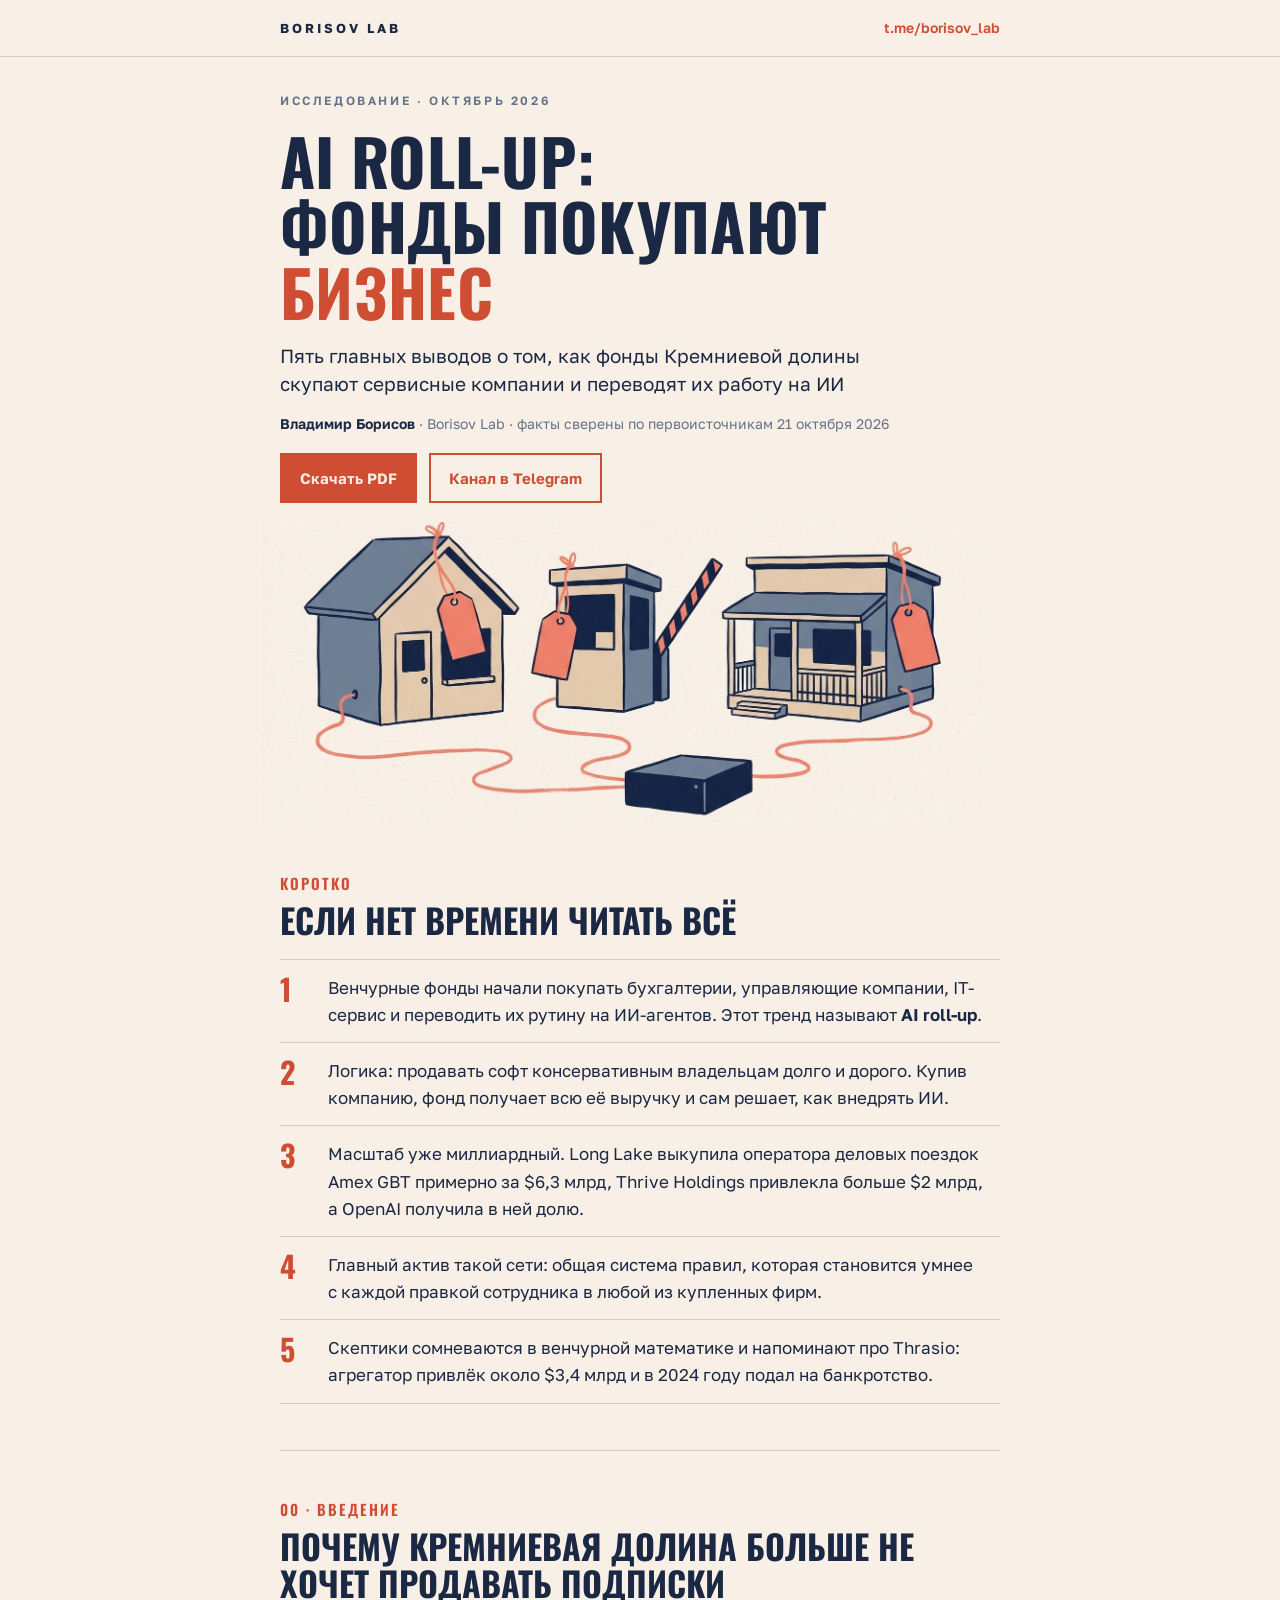
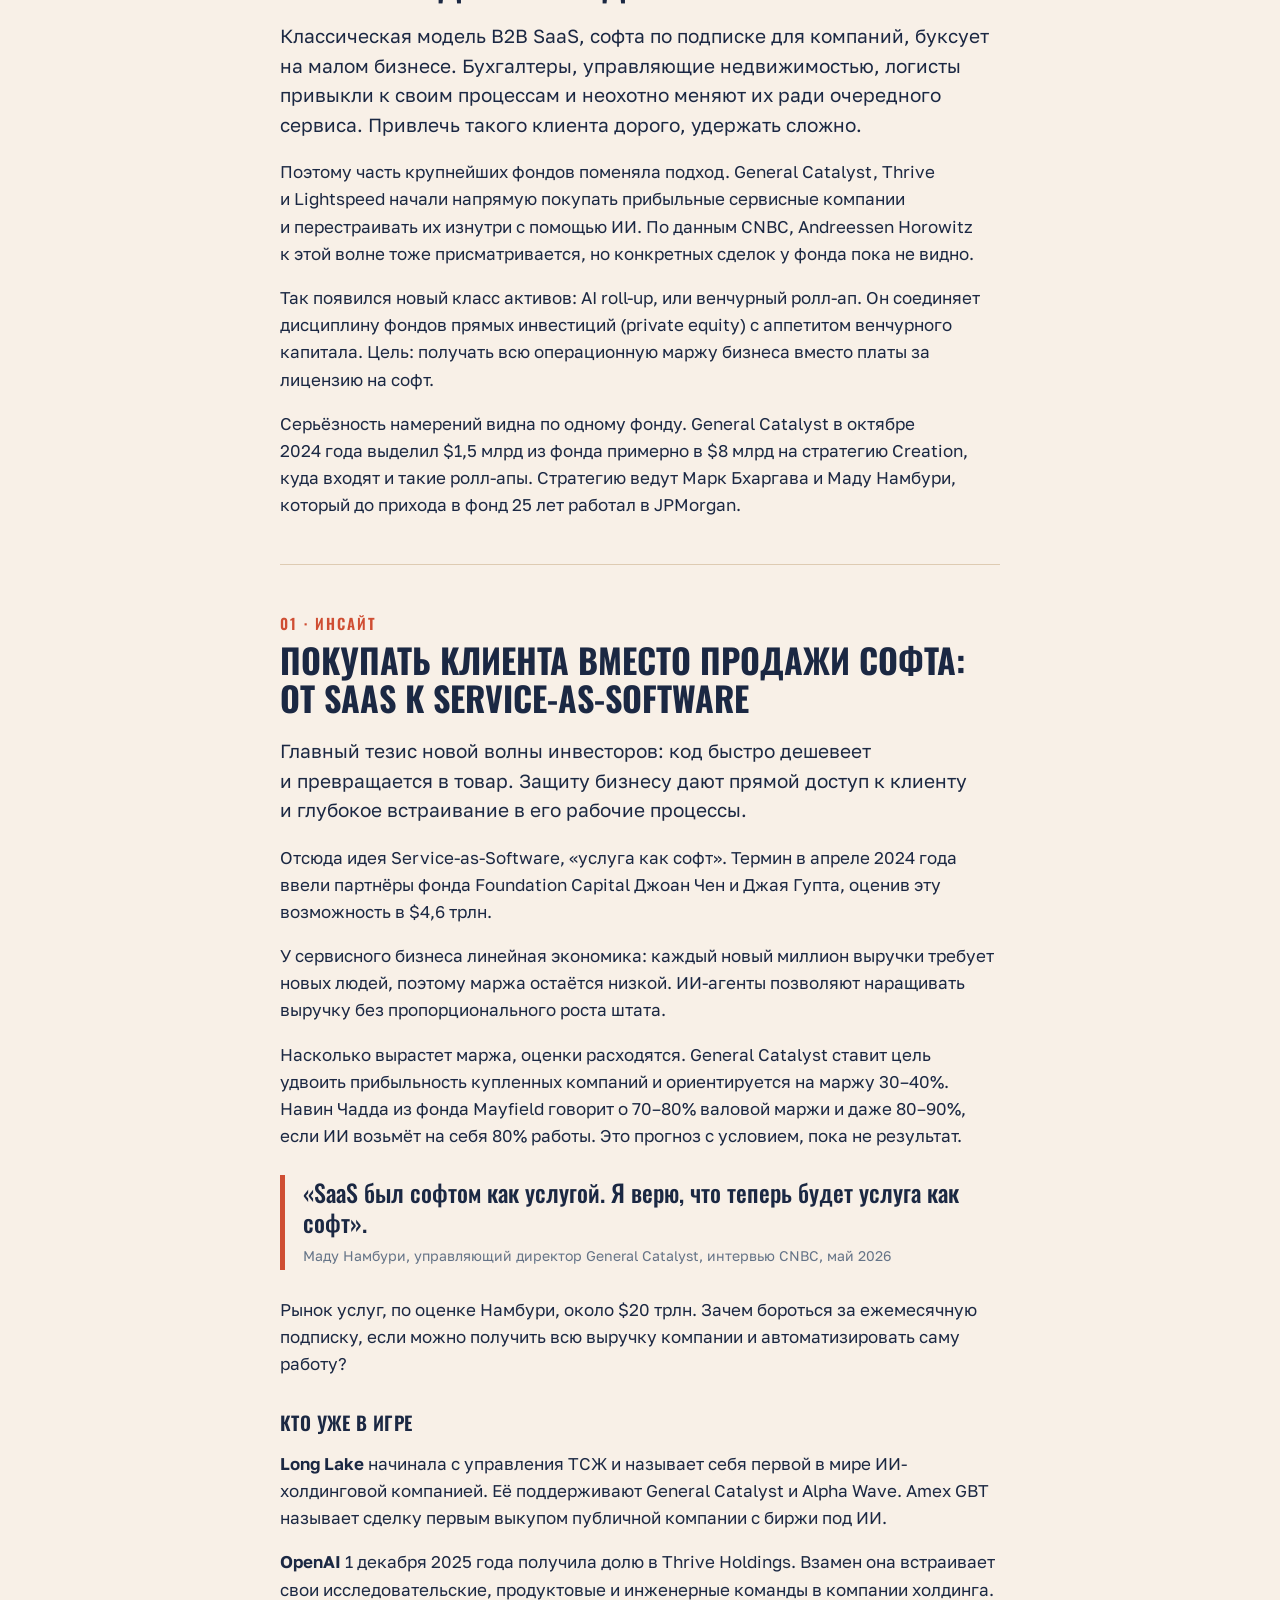
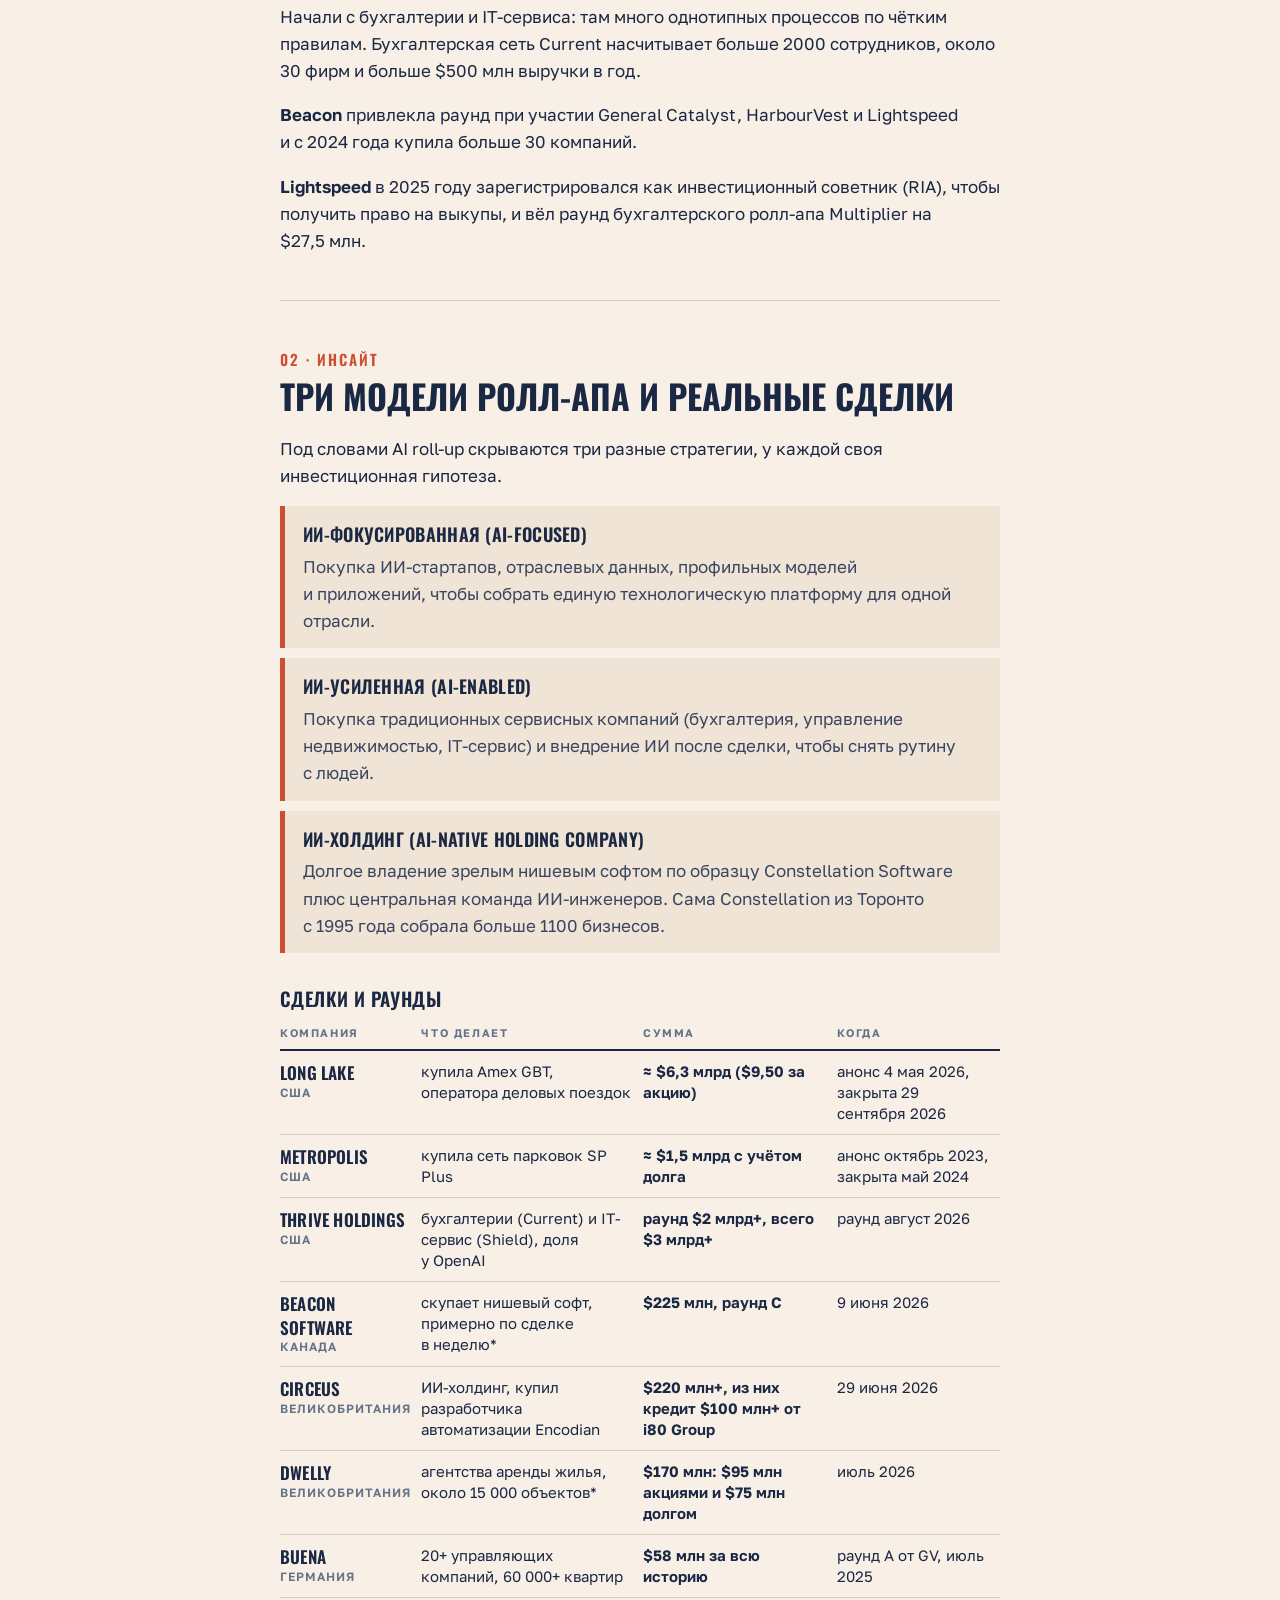
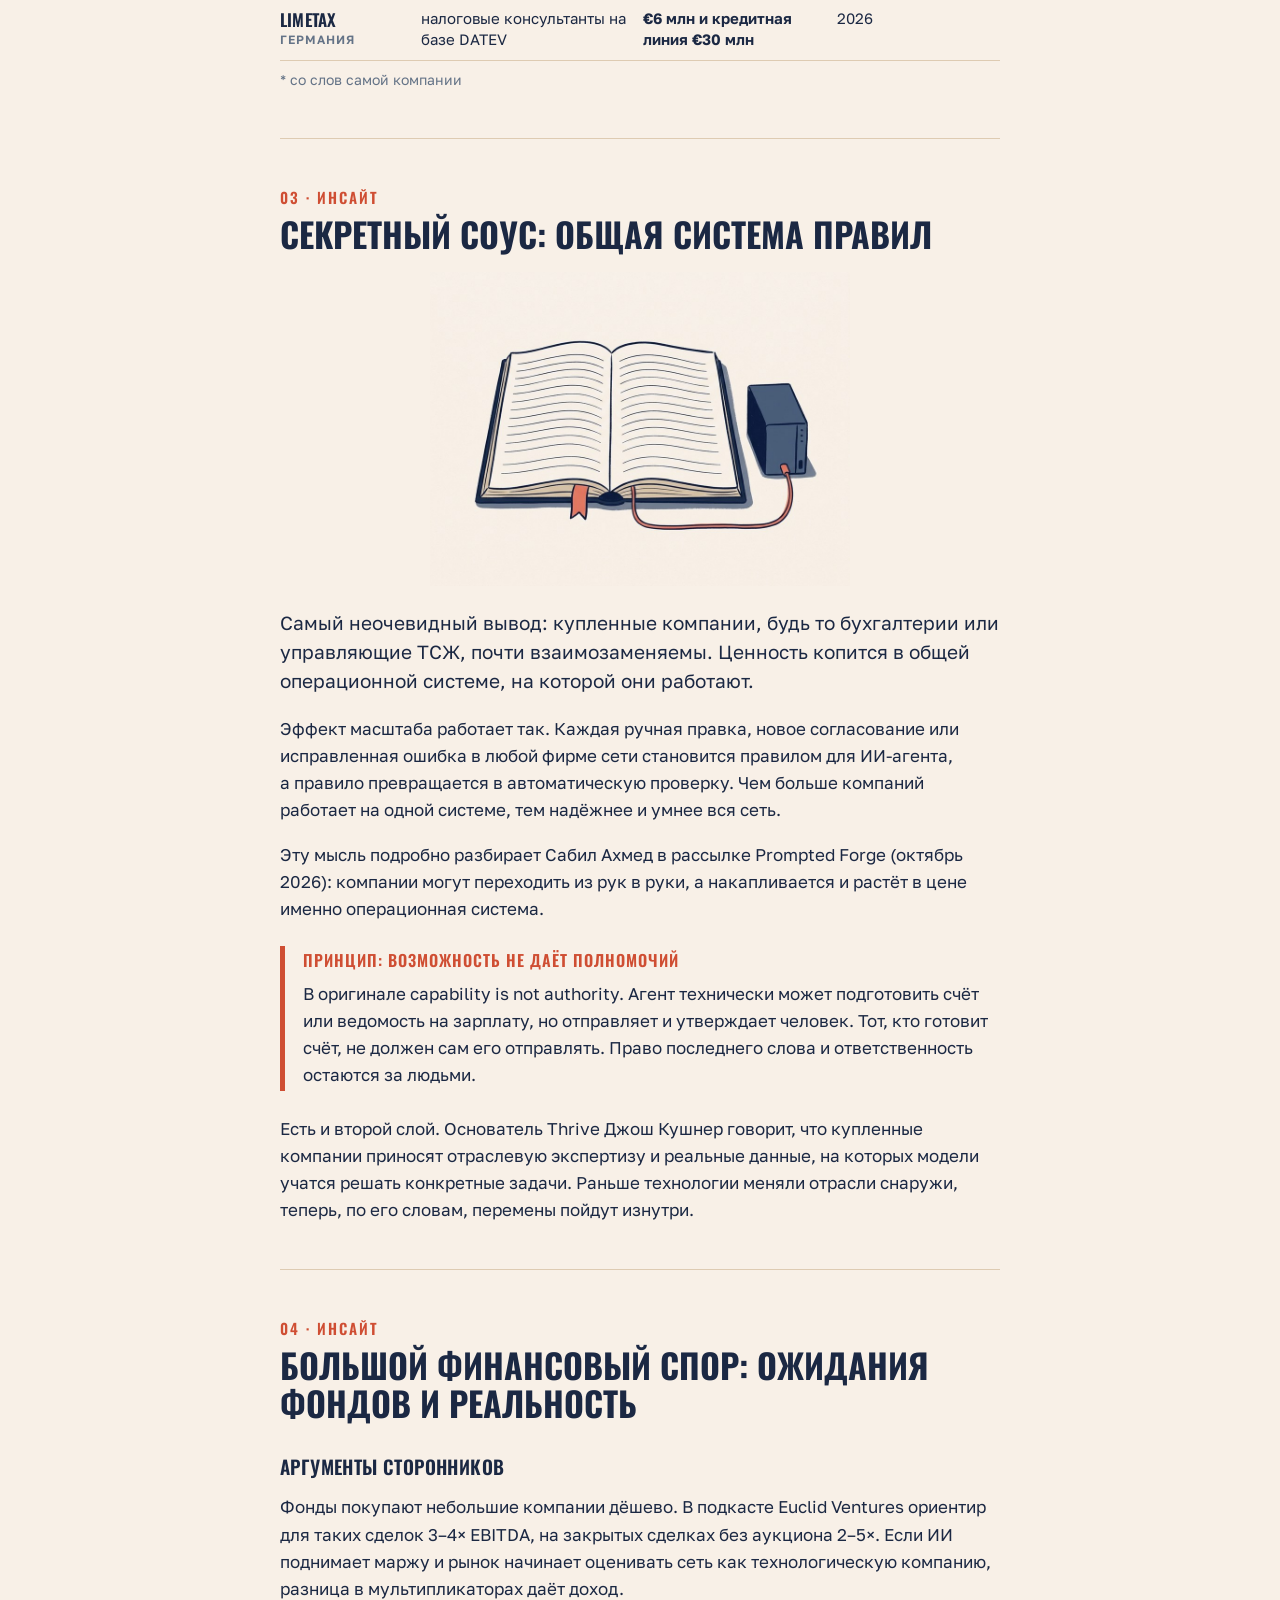
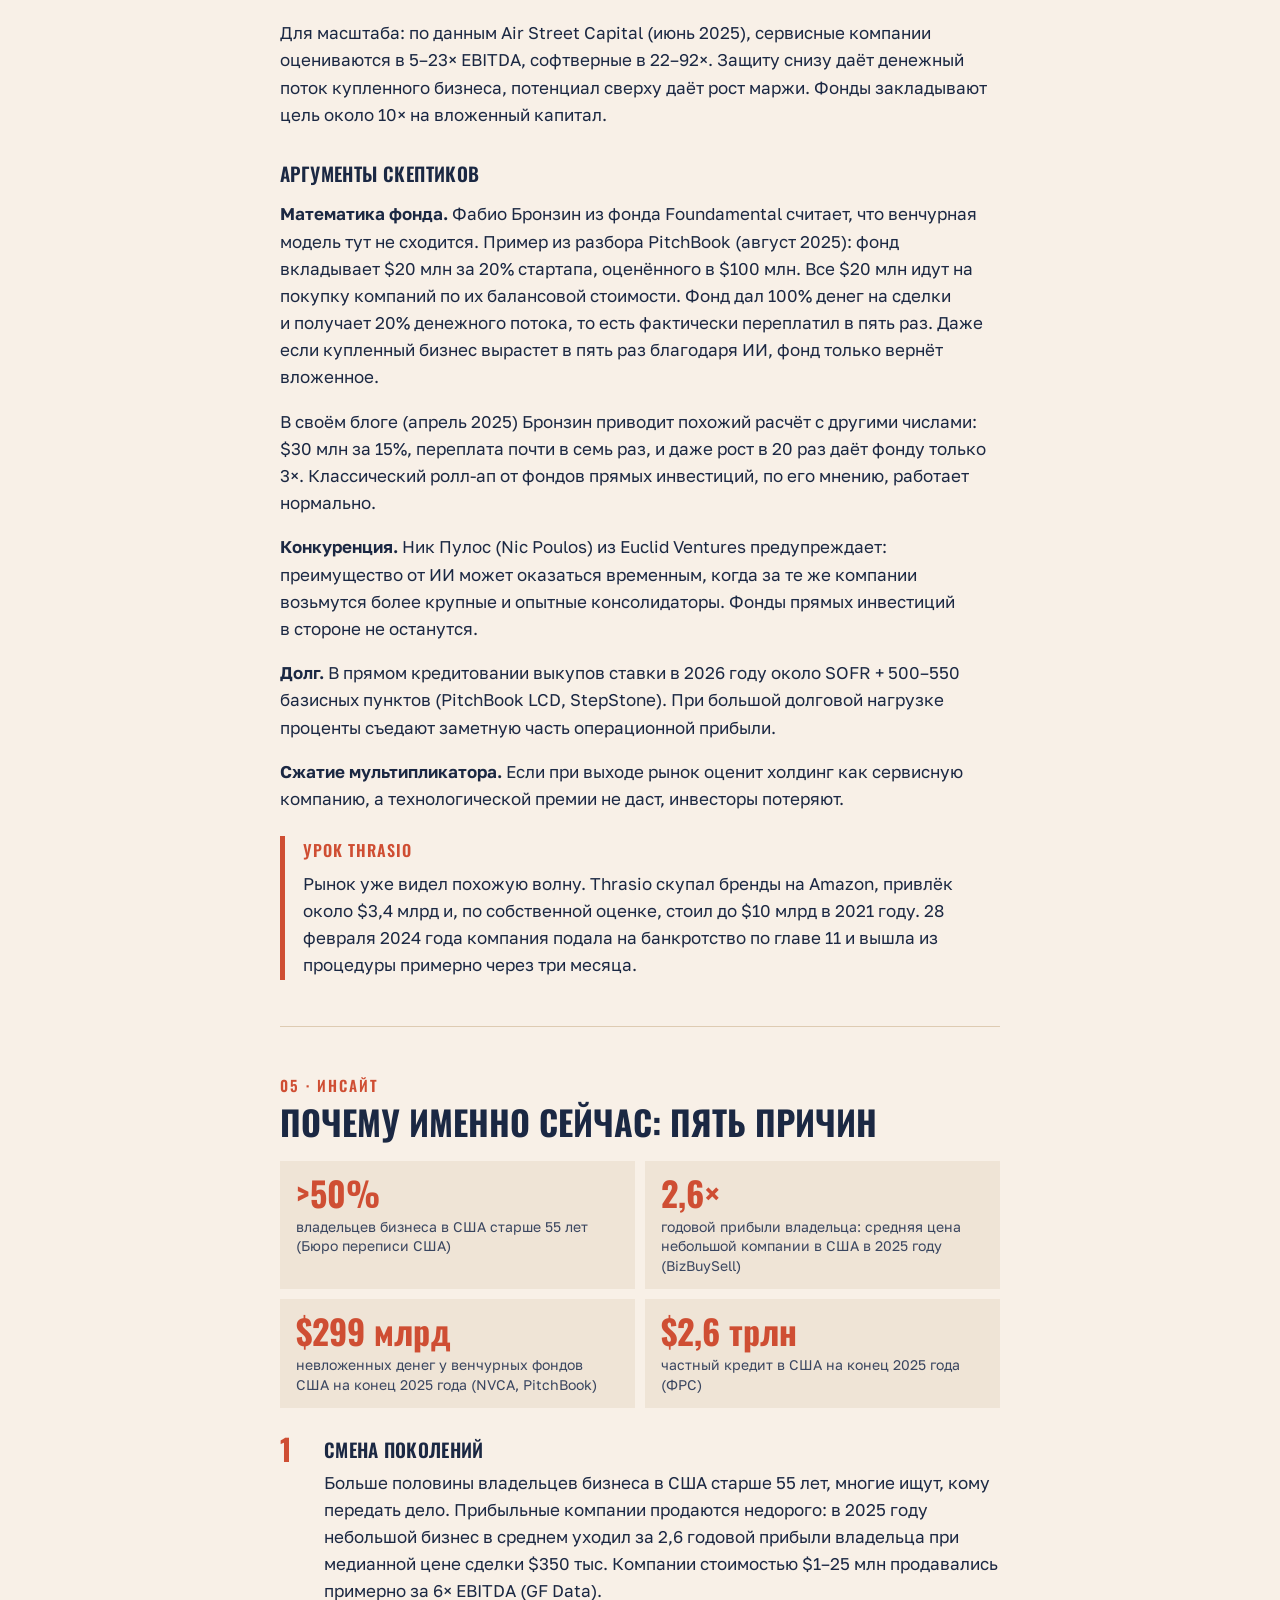
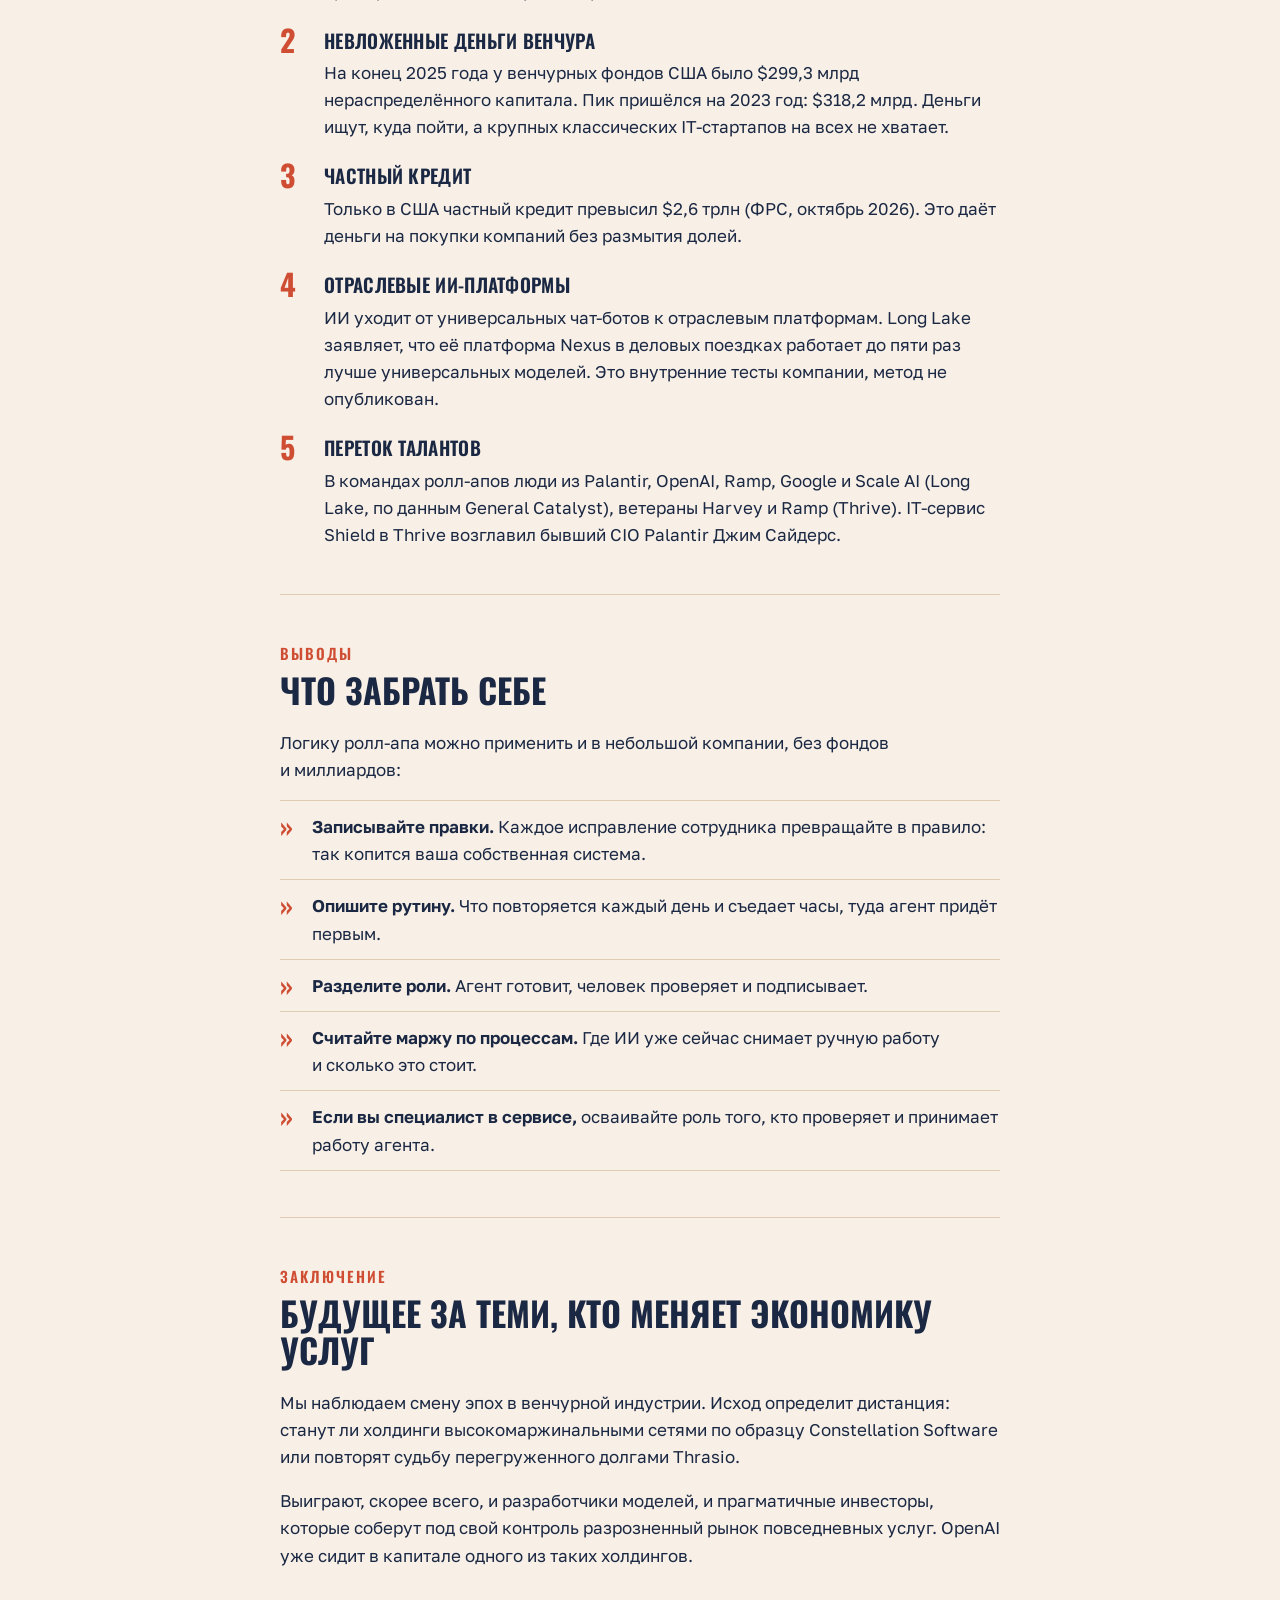
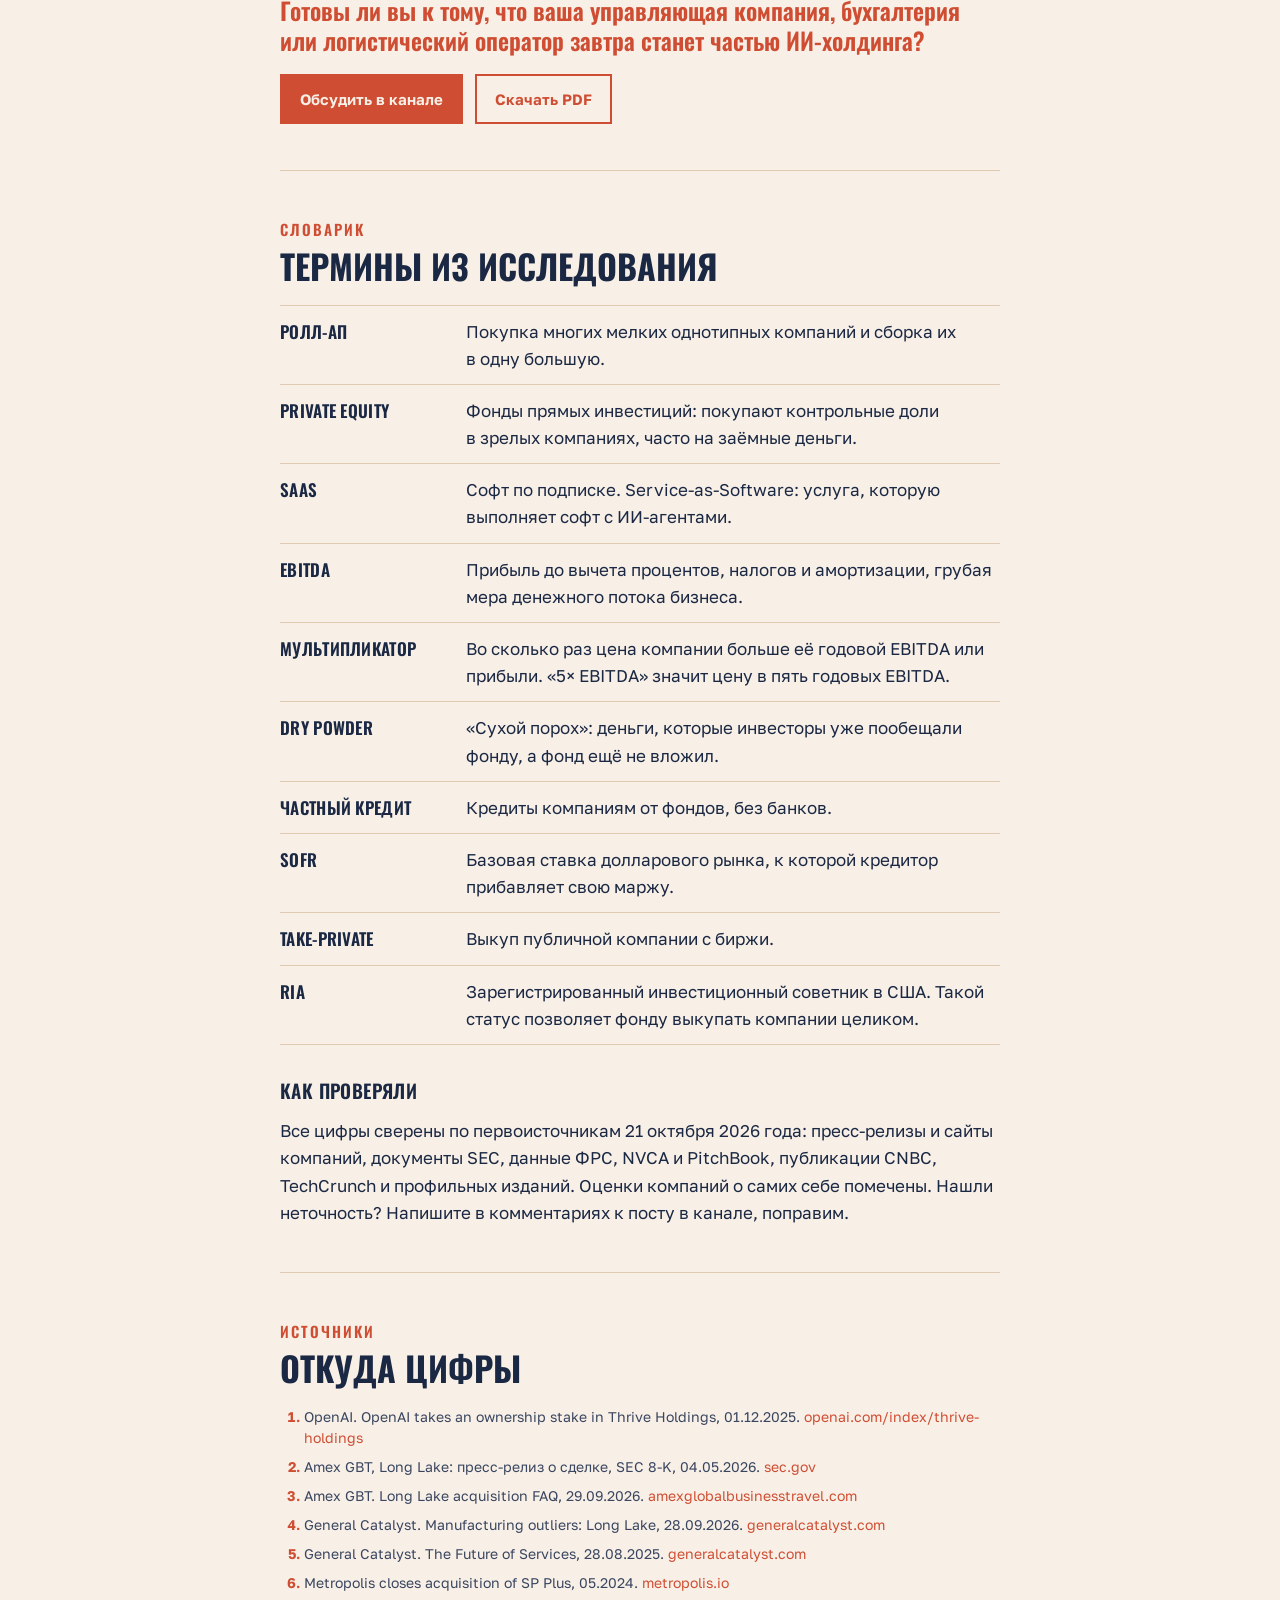
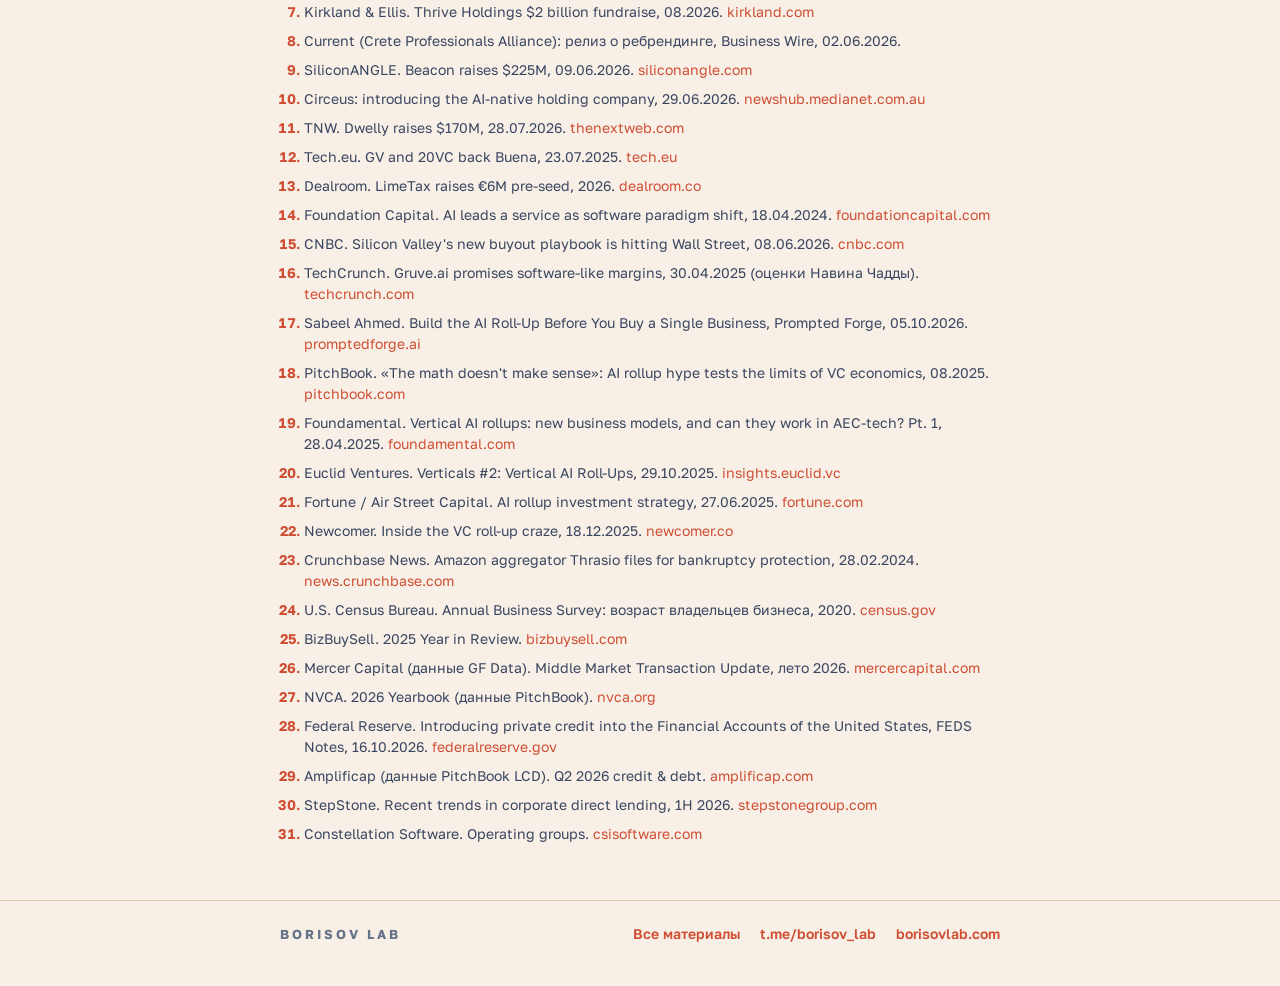
<file: research/ai-roll-up/index.html>
<!doctype html>
<html lang="ru">
<head>
<meta charset="utf-8">
<meta name="viewport" content="width=device-width, initial-scale=1">
<title>AI roll-up: фонды покупают бизнес · Borisov Lab</title>
<meta name="description" content="Как фонды Кремниевой долины скупают сервисные компании и переводят их работу на ИИ. Пять выводов, сделки по странам, аргументы скептиков. Факты сверены 21 октября 2026.">
<meta name="author" content="Владимир Борисов, Borisov Lab">
<link rel="canonical" href="https://borisov77.github.io/borisov-lab/research/ai-roll-up/">
<meta property="og:type" content="article">
<meta property="og:site_name" content="Borisov Lab">
<meta property="og:locale" content="ru_RU">
<meta property="og:title" content="AI roll-up: фонды покупают бизнес">
<meta property="og:description" content="Как фонды Кремниевой долины скупают сервисные компании и переводят их работу на ИИ. Пять выводов, сделки, аргументы скептиков.">
<meta property="og:url" content="https://borisov77.github.io/borisov-lab/research/ai-roll-up/">
<meta property="og:image" content="https://borisov77.github.io/borisov-lab/research/ai-roll-up/og.jpg">
<meta property="og:image:width" content="1200">
<meta property="og:image:height" content="630">
<meta name="twitter:card" content="summary_large_image">
<meta name="theme-color" content="#F8F0E7">
<link rel="icon" href="../../assets/favicon.svg" type="image/svg+xml">
<link rel="stylesheet" href="../../assets/site.css">
</head>
<body>

<header class="topbar"><div class="wrap">
  <a class="brand" href="../../">BORISOV LAB</a>
  <a class="tg" href="https://t.me/borisov_lab">t.me/borisov_lab</a>
</div></header>

<main class="wrap">

<section class="hero">
  <div class="label">Исследование · октябрь 2026</div>
  <h1>AI roll-up:<br>фонды покупают <span class="accent">бизнес</span></h1>
  <p class="sub">Пять главных выводов о том, как фонды Кремниевой долины скупают сервисные компании и переводят их работу на ИИ</p>
  <div class="byline"><b>Владимир Борисов</b> · Borisov Lab · факты сверены по первоисточникам 21 октября 2026</div>
  <div class="actions">
    <a class="btn solid" href="AI-roll-up-Borisov-Lab.pdf" download>Скачать PDF</a>
    <a class="btn" href="https://t.me/borisov_lab">Канал в Telegram</a>
  </div>
  <img class="art" src="cover.jpg" width="1500" height="633" alt="Три маленьких сервисных здания с ценниками подключены к одному серверу">
</section>

<section class="section">
  <div class="num">Коротко</div>
  <h2>Если нет времени читать всё</h2>
  <div class="summary">
    <div class="item"><div class="n">1</div><p>Венчурные фонды начали покупать бухгалтерии, управляющие компании, IT-сервис и переводить их рутину на ИИ-агентов. Этот тренд называют <strong>AI roll-up</strong>.</p></div>
    <div class="item"><div class="n">2</div><p>Логика: продавать софт консервативным владельцам долго и дорого. Купив компанию, фонд получает всю её выручку и сам решает, как внедрять ИИ.</p></div>
    <div class="item"><div class="n">3</div><p>Масштаб уже миллиардный. Long Lake выкупила оператора деловых поездок Amex GBT примерно за $6,3 млрд, Thrive Holdings привлекла больше $2 млрд, а OpenAI получила в ней долю.</p></div>
    <div class="item"><div class="n">4</div><p>Главный актив такой сети: общая система правил, которая становится умнее с каждой правкой сотрудника в любой из купленных фирм.</p></div>
    <div class="item"><div class="n">5</div><p>Скептики сомневаются в венчурной математике и напоминают про Thrasio: агрегатор привлёк около $3,4 млрд и в 2024 году подал на банкротство.</p></div>
  </div>
</section>

<section class="section">
  <div class="num">00 · Введение</div>
  <h2>Почему Кремниевая долина больше не хочет продавать подписки</h2>
  <p class="lead">Классическая модель B2B SaaS, софта по подписке для компаний, буксует на малом бизнесе. Бухгалтеры, управляющие недвижимостью, логисты привыкли к своим процессам и неохотно меняют их ради очередного сервиса. Привлечь такого клиента дорого, удержать сложно.</p>
  <p>Поэтому часть крупнейших фондов поменяла подход. General Catalyst, Thrive и Lightspeed начали напрямую покупать прибыльные сервисные компании и перестраивать их изнутри с помощью ИИ. По данным CNBC, Andreessen Horowitz к этой волне тоже присматривается, но конкретных сделок у фонда пока не видно.</p>
  <p>Так появился новый класс активов: AI roll-up, или венчурный ролл-ап. Он соединяет дисциплину фондов прямых инвестиций (private equity) с аппетитом венчурного капитала. Цель: получать всю операционную маржу бизнеса вместо платы за лицензию на софт.</p>
  <p>Серьёзность намерений видна по одному фонду. General Catalyst в октябре 2024 года выделил $1,5 млрд из фонда примерно в $8 млрд на стратегию Creation, куда входят и такие ролл-апы. Стратегию ведут Марк Бхаргава и Маду Намбури, который до прихода в фонд 25 лет работал в JPMorgan.</p>
</section>

<section class="section">
  <div class="num">01 · Инсайт</div>
  <h2>Покупать клиента вместо продажи софта: от SaaS к Service-as-Software</h2>
  <p class="lead">Главный тезис новой волны инвесторов: код быстро дешевеет и превращается в товар. Защиту бизнесу дают прямой доступ к клиенту и глубокое встраивание в его рабочие процессы.</p>
  <p>Отсюда идея Service-as-Software, «услуга как софт». Термин в апреле 2024 года ввели партнёры фонда Foundation Capital Джоан Чен и Джая Гупта, оценив эту возможность в $4,6 трлн.</p>
  <p>У сервисного бизнеса линейная экономика: каждый новый миллион выручки требует новых людей, поэтому маржа остаётся низкой. ИИ-агенты позволяют наращивать выручку без пропорционального роста штата.</p>
  <p>Насколько вырастет маржа, оценки расходятся. General Catalyst ставит цель удвоить прибыльность купленных компаний и ориентируется на маржу 30–40%. Навин Чадда из фонда Mayfield говорит о 70–80% валовой маржи и даже 80–90%, если ИИ возьмёт на себя 80% работы. Это прогноз с условием, пока не результат.</p>
  <blockquote>
    <p>«SaaS был софтом как услугой. Я верю, что теперь будет услуга как софт».</p>
    <footer>Маду Намбури, управляющий директор General Catalyst, интервью CNBC, май 2026</footer>
  </blockquote>
  <p>Рынок услуг, по оценке Намбури, около $20 трлн. Зачем бороться за ежемесячную подписку, если можно получить всю выручку компании и автоматизировать саму работу?</p>
  <h3>Кто уже в игре</h3>
  <p><strong>Long Lake</strong> начинала с управления ТСЖ и называет себя первой в мире ИИ-холдинговой компанией. Её поддерживают General Catalyst и Alpha Wave. Amex GBT называет сделку первым выкупом публичной компании с биржи под ИИ.</p>
  <p><strong>OpenAI</strong> 1 декабря 2025 года получила долю в Thrive Holdings. Взамен она встраивает свои исследовательские, продуктовые и инженерные команды в компании холдинга. Начали с бухгалтерии и IT-сервиса: там много однотипных процессов по чётким правилам. Бухгалтерская сеть Current насчитывает больше 2000 сотрудников, около 30 фирм и больше $500 млн выручки в год.</p>
  <p><strong>Beacon</strong> привлекла раунд при участии General Catalyst, HarbourVest и Lightspeed и с 2024 года купила больше 30 компаний.</p>
  <p><strong>Lightspeed</strong> в 2025 году зарегистрировался как инвестиционный советник (RIA), чтобы получить право на выкупы, и вёл раунд бухгалтерского ролл-апа Multiplier на $27,5 млн.</p>
</section>

<section class="section">
  <div class="num">02 · Инсайт</div>
  <h2>Три модели ролл-апа и реальные сделки</h2>
  <p>Под словами AI roll-up скрываются три разные стратегии, у каждой своя инвестиционная гипотеза.</p>
  <div class="panel"><div class="t">ИИ-фокусированная (AI-focused)</div><p>Покупка ИИ-стартапов, отраслевых данных, профильных моделей и приложений, чтобы собрать единую технологическую платформу для одной отрасли.</p></div>
  <div class="panel"><div class="t">ИИ-усиленная (AI-enabled)</div><p>Покупка традиционных сервисных компаний (бухгалтерия, управление недвижимостью, IT-сервис) и внедрение ИИ после сделки, чтобы снять рутину с людей.</p></div>
  <div class="panel"><div class="t">ИИ-холдинг (AI-native holding company)</div><p>Долгое владение зрелым нишевым софтом по образцу Constellation Software плюс центральная команда ИИ-инженеров. Сама Constellation из Торонто с 1995 года собрала больше 1100 бизнесов.</p></div>

  <h3>Сделки и раунды</h3>
  <table class="deals">
    <thead><tr><th>Компания</th><th>Что делает</th><th>Сумма</th><th>Когда</th></tr></thead>
    <tbody>
      <tr><td class="co">Long Lake<small>США</small></td><td data-label="Что делает">купила Amex GBT, оператора деловых поездок</td><td class="sum" data-label="Сумма">≈ $6,3 млрд ($9,50 за акцию)</td><td data-label="Когда">анонс 4 мая 2026, закрыта 29 сентября 2026</td></tr>
      <tr><td class="co">Metropolis<small>США</small></td><td data-label="Что делает">купила сеть парковок SP Plus</td><td class="sum" data-label="Сумма">≈ $1,5 млрд с учётом долга</td><td data-label="Когда">анонс октябрь 2023, закрыта май 2024</td></tr>
      <tr><td class="co">Thrive Holdings<small>США</small></td><td data-label="Что делает">бухгалтерии (Current) и IT-сервис (Shield), доля у OpenAI</td><td class="sum" data-label="Сумма">раунд $2 млрд+, всего $3 млрд+</td><td data-label="Когда">раунд август 2026</td></tr>
      <tr><td class="co">Beacon Software<small>Канада</small></td><td data-label="Что делает">скупает нишевый софт, примерно по сделке в неделю*</td><td class="sum" data-label="Сумма">$225 млн, раунд C</td><td data-label="Когда">9 июня 2026</td></tr>
      <tr><td class="co">Circeus<small>Великобритания</small></td><td data-label="Что делает">ИИ-холдинг, купил разработчика автоматизации Encodian</td><td class="sum" data-label="Сумма">$220 млн+, из них кредит $100 млн+ от i80 Group</td><td data-label="Когда">29 июня 2026</td></tr>
      <tr><td class="co">Dwelly<small>Великобритания</small></td><td data-label="Что делает">агентства аренды жилья, около 15 000 объектов*</td><td class="sum" data-label="Сумма">$170 млн: $95 млн акциями и $75 млн долгом</td><td data-label="Когда">июль 2026</td></tr>
      <tr><td class="co">Buena<small>Германия</small></td><td data-label="Что делает">20+ управляющих компаний, 60 000+ квартир</td><td class="sum" data-label="Сумма">$58 млн за всю историю</td><td data-label="Когда">раунд A от GV, июль 2025</td></tr>
      <tr><td class="co">LimeTax<small>Германия</small></td><td data-label="Что делает">налоговые консультанты на базе DATEV</td><td class="sum" data-label="Сумма">€6 млн и кредитная линия €30 млн</td><td data-label="Когда">2026</td></tr>
    </tbody>
  </table>
  <p class="note">* со слов самой компании</p>
</section>

<section class="section">
  <div class="num">03 · Инсайт</div>
  <h2>Секретный соус: общая система правил</h2>
  <img class="spot" src="spot-rules.jpg" width="900" height="672" alt="Тетрадь правил, подключённая к серверу">
  <p class="lead">Самый неочевидный вывод: купленные компании, будь то бухгалтерии или управляющие ТСЖ, почти взаимозаменяемы. Ценность копится в общей операционной системе, на которой они работают.</p>
  <p>Эффект масштаба работает так. Каждая ручная правка, новое согласование или исправленная ошибка в любой фирме сети становится правилом для ИИ-агента, а правило превращается в автоматическую проверку. Чем больше компаний работает на одной системе, тем надёжнее и умнее вся сеть.</p>
  <p>Эту мысль подробно разбирает Сабил Ахмед в рассылке Prompted Forge (октябрь 2026): компании могут переходить из рук в руки, а накапливается и растёт в цене именно операционная система.</p>
  <div class="callout">
    <div class="t">Принцип: возможность не даёт полномочий</div>
    <p>В оригинале capability is not authority. Агент технически может подготовить счёт или ведомость на зарплату, но отправляет и утверждает человек. Тот, кто готовит счёт, не должен сам его отправлять. Право последнего слова и ответственность остаются за людьми.</p>
  </div>
  <p>Есть и второй слой. Основатель Thrive Джош Кушнер говорит, что купленные компании приносят отраслевую экспертизу и реальные данные, на которых модели учатся решать конкретные задачи. Раньше технологии меняли отрасли снаружи, теперь, по его словам, перемены пойдут изнутри.</p>
</section>

<section class="section">
  <div class="num">04 · Инсайт</div>
  <h2>Большой финансовый спор: ожидания фондов и реальность</h2>
  <h3>Аргументы сторонников</h3>
  <p>Фонды покупают небольшие компании дёшево. В подкасте Euclid Ventures ориентир для таких сделок 3–4× EBITDA, на закрытых сделках без аукциона 2–5×. Если ИИ поднимает маржу и рынок начинает оценивать сеть как технологическую компанию, разница в мультипликаторах даёт доход.</p>
  <p>Для масштаба: по данным Air Street Capital (июнь 2025), сервисные компании оцениваются в 5–23× EBITDA, софтверные в 22–92×. Защиту снизу даёт денежный поток купленного бизнеса, потенциал сверху даёт рост маржи. Фонды закладывают цель около 10× на вложенный капитал.</p>
  <h3>Аргументы скептиков</h3>
  <p><strong>Математика фонда.</strong> Фабио Бронзин из фонда Foundamental считает, что венчурная модель тут не сходится. Пример из разбора PitchBook (август 2025): фонд вкладывает $20 млн за 20% стартапа, оценённого в $100 млн. Все $20 млн идут на покупку компаний по их балансовой стоимости. Фонд дал 100% денег на сделки и получает 20% денежного потока, то есть фактически переплатил в пять раз. Даже если купленный бизнес вырастет в пять раз благодаря ИИ, фонд только вернёт вложенное.</p>
  <p>В своём блоге (апрель 2025) Бронзин приводит похожий расчёт с другими числами: $30 млн за 15%, переплата почти в семь раз, и даже рост в 20 раз даёт фонду только 3×. Классический ролл-ап от фондов прямых инвестиций, по его мнению, работает нормально.</p>
  <p><strong>Конкуренция.</strong> Ник Пулос (Nic Poulos) из Euclid Ventures предупреждает: преимущество от ИИ может оказаться временным, когда за те же компании возьмутся более крупные и опытные консолидаторы. Фонды прямых инвестиций в стороне не останутся.</p>
  <p><strong>Долг.</strong> В прямом кредитовании выкупов ставки в 2026 году около SOFR + 500–550 базисных пунктов (PitchBook LCD, StepStone). При большой долговой нагрузке проценты съедают заметную часть операционной прибыли.</p>
  <p><strong>Сжатие мультипликатора.</strong> Если при выходе рынок оценит холдинг как сервисную компанию, а технологической премии не даст, инвесторы потеряют.</p>
  <div class="callout">
    <div class="t">Урок Thrasio</div>
    <p>Рынок уже видел похожую волну. Thrasio скупал бренды на Amazon, привлёк около $3,4 млрд и, по собственной оценке, стоил до $10 млрд в 2021 году. 28 февраля 2024 года компания подала на банкротство по главе 11 и вышла из процедуры примерно через три месяца.</p>
  </div>
</section>

<section class="section">
  <div class="num">05 · Инсайт</div>
  <h2>Почему именно сейчас: пять причин</h2>
  <div class="stats">
    <div class="stat"><div class="v">&gt;50%</div><div class="d">владельцев бизнеса в США старше 55 лет (Бюро переписи США)</div></div>
    <div class="stat"><div class="v">2,6×</div><div class="d">годовой прибыли владельца: средняя цена небольшой компании в США в 2025 году (BizBuySell)</div></div>
    <div class="stat"><div class="v">$299 млрд</div><div class="d">невложенных денег у венчурных фондов США на конец 2025 года (NVCA, PitchBook)</div></div>
    <div class="stat"><div class="v">$2,6 трлн</div><div class="d">частный кредит в США на конец 2025 года (ФРС)</div></div>
  </div>
  <div class="reason"><div class="n">1</div><div><div class="t">Смена поколений</div><p>Больше половины владельцев бизнеса в США старше 55 лет, многие ищут, кому передать дело. Прибыльные компании продаются недорого: в 2025 году небольшой бизнес в среднем уходил за 2,6 годовой прибыли владельца при медианной цене сделки $350 тыс. Компании стоимостью $1–25 млн продавались примерно за 6× EBITDA (GF Data).</p></div></div>
  <div class="reason"><div class="n">2</div><div><div class="t">Невложенные деньги венчура</div><p>На конец 2025 года у венчурных фондов США было $299,3 млрд нераспределённого капитала. Пик пришёлся на 2023 год: $318,2 млрд. Деньги ищут, куда пойти, а крупных классических IT-стартапов на всех не хватает.</p></div></div>
  <div class="reason"><div class="n">3</div><div><div class="t">Частный кредит</div><p>Только в США частный кредит превысил $2,6 трлн (ФРС, октябрь 2026). Это даёт деньги на покупки компаний без размытия долей.</p></div></div>
  <div class="reason"><div class="n">4</div><div><div class="t">Отраслевые ИИ-платформы</div><p>ИИ уходит от универсальных чат-ботов к отраслевым платформам. Long Lake заявляет, что её платформа Nexus в деловых поездках работает до пяти раз лучше универсальных моделей. Это внутренние тесты компании, метод не опубликован.</p></div></div>
  <div class="reason"><div class="n">5</div><div><div class="t">Переток талантов</div><p>В командах ролл-апов люди из Palantir, OpenAI, Ramp, Google и Scale AI (Long Lake, по данным General Catalyst), ветераны Harvey и Ramp (Thrive). IT-сервис Shield в Thrive возглавил бывший CIO Palantir Джим Сайдерс.</p></div></div>
</section>

<section class="section">
  <div class="num">Выводы</div>
  <h2>Что забрать себе</h2>
  <p>Логику ролл-апа можно применить и в небольшой компании, без фондов и миллиардов:</p>
  <ul class="check">
    <li><strong>Записывайте правки.</strong> Каждое исправление сотрудника превращайте в правило: так копится ваша собственная система.</li>
    <li><strong>Опишите рутину.</strong> Что повторяется каждый день и съедает часы, туда агент придёт первым.</li>
    <li><strong>Разделите роли.</strong> Агент готовит, человек проверяет и подписывает.</li>
    <li><strong>Считайте маржу по процессам.</strong> Где ИИ уже сейчас снимает ручную работу и сколько это стоит.</li>
    <li><strong>Если вы специалист в сервисе,</strong> осваивайте роль того, кто проверяет и принимает работу агента.</li>
  </ul>
</section>

<section class="section">
  <div class="num">Заключение</div>
  <h2>Будущее за теми, кто меняет экономику услуг</h2>
  <p>Мы наблюдаем смену эпох в венчурной индустрии. Исход определит дистанция: станут ли холдинги высокомаржинальными сетями по образцу Constellation Software или повторят судьбу перегруженного долгами Thrasio.</p>
  <p>Выиграют, скорее всего, и разработчики моделей, и прагматичные инвесторы, которые соберут под свой контроль разрозненный рынок повседневных услуг. OpenAI уже сидит в капитале одного из таких холдингов.</p>
  <p class="question">Готовы ли вы к тому, что ваша управляющая компания, бухгалтерия или логистический оператор завтра станет частью ИИ-холдинга?</p>
  <div class="actions">
    <a class="btn solid" href="https://t.me/borisov_lab">Обсудить в канале</a>
    <a class="btn" href="AI-roll-up-Borisov-Lab.pdf" download>Скачать PDF</a>
  </div>
</section>

<section class="section">
  <div class="num">Словарик</div>
  <h2>Термины из исследования</h2>
  <dl class="gloss">
    <div><dt>Ролл-ап</dt><dd>Покупка многих мелких однотипных компаний и сборка их в одну большую.</dd></div>
    <div><dt>Private equity</dt><dd>Фонды прямых инвестиций: покупают контрольные доли в зрелых компаниях, часто на заёмные деньги.</dd></div>
    <div><dt>SaaS</dt><dd>Софт по подписке. Service-as-Software: услуга, которую выполняет софт с ИИ-агентами.</dd></div>
    <div><dt>EBITDA</dt><dd>Прибыль до вычета процентов, налогов и амортизации, грубая мера денежного потока бизнеса.</dd></div>
    <div><dt>Мультипликатор</dt><dd>Во сколько раз цена компании больше её годовой EBITDA или прибыли. «5× EBITDA» значит цену в пять годовых EBITDA.</dd></div>
    <div><dt>Dry powder</dt><dd>«Сухой порох»: деньги, которые инвесторы уже пообещали фонду, а фонд ещё не вложил.</dd></div>
    <div><dt>Частный кредит</dt><dd>Кредиты компаниям от фондов, без банков.</dd></div>
    <div><dt>SOFR</dt><dd>Базовая ставка долларового рынка, к которой кредитор прибавляет свою маржу.</dd></div>
    <div><dt>Take-private</dt><dd>Выкуп публичной компании с биржи.</dd></div>
    <div><dt>RIA</dt><dd>Зарегистрированный инвестиционный советник в США. Такой статус позволяет фонду выкупать компании целиком.</dd></div>
  </dl>
  <h3>Как проверяли</h3>
  <p>Все цифры сверены по первоисточникам 21 октября 2026 года: пресс-релизы и сайты компаний, документы SEC, данные ФРС, NVCA и PitchBook, публикации CNBC, TechCrunch и профильных изданий. Оценки компаний о самих себе помечены. Нашли неточность? Напишите в комментариях к посту в канале, поправим.</p>
</section>

<section class="section">
  <div class="num">Источники</div>
  <h2>Откуда цифры</h2>
  <ol class="src">
    <li>OpenAI. OpenAI takes an ownership stake in Thrive Holdings, 01.12.2025. <a href="https://openai.com/index/thrive-holdings">openai.com/index/thrive-holdings</a></li>
    <li>Amex GBT, Long Lake: пресс-релиз о сделке, SEC 8-K, 04.05.2026. <a href="https://www.sec.gov/Archives/edgar/data/0001820872/000114036126018699/ef20072315_ex99-1.htm">sec.gov</a></li>
    <li>Amex GBT. Long Lake acquisition FAQ, 29.09.2026. <a href="https://www.amexglobalbusinesstravel.com/resources/blog/long-lake-amex-gbt-acquisition-faq/">amexglobalbusinesstravel.com</a></li>
    <li>General Catalyst. Manufacturing outliers: Long Lake, 28.09.2026. <a href="https://www.generalcatalyst.com/stories/manufacturing-outliers-long-lake">generalcatalyst.com</a></li>
    <li>General Catalyst. The Future of Services, 28.08.2025. <a href="https://www.generalcatalyst.com/stories/the-future-of-services">generalcatalyst.com</a></li>
    <li>Metropolis closes acquisition of SP Plus, 05.2024. <a href="https://www.metropolis.io/newsroom/metropolis-closes-acquisition-of-sp-plus">metropolis.io</a></li>
    <li>Kirkland &amp; Ellis. Thrive Holdings $2 billion fundraise, 08.2026. <a href="https://www.kirkland.com/news/press-release/2026/08/kirkland-advises-thrive-holdings-on-$2-billion-fundraise">kirkland.com</a></li>
    <li>Current (Crete Professionals Alliance): релиз о ребрендинге, Business Wire, 02.06.2026.</li>
    <li>SiliconANGLE. Beacon raises $225M, 09.06.2026. <a href="https://siliconangle.com/2026/06/09/beacon-raises-225m-acquire-optimize-software-companies/">siliconangle.com</a></li>
    <li>Circeus: introducing the AI-native holding company, 29.06.2026. <a href="https://newshub.medianet.com.au/2026/06/introducing-circeus-the-ai-native-holding-company-and-announcing-new-equity-financing/159623/">newshub.medianet.com.au</a></li>
    <li>TNW. Dwelly raises $170M, 28.07.2026. <a href="https://thenextweb.com/news/dwelly-raises-170m-to-turn-uk-lettings-agencies-into-software">thenextweb.com</a></li>
    <li>Tech.eu. GV and 20VC back Buena, 23.07.2025. <a href="https://tech.eu/2025/07/23/gv-and-20vc-back-buenas-vision-to-reinvent-property-management-through-ai-powered-rollups-with-58m-investment/">tech.eu</a></li>
    <li>Dealroom. LimeTax raises €6M pre-seed, 2026. <a href="https://dealroom.co/news/149645-limetax-raises-6m-pre-seed-to-roll-up-germanys-tax-firms-with-ai/">dealroom.co</a></li>
    <li>Foundation Capital. AI leads a service as software paradigm shift, 18.04.2024. <a href="https://foundationcapital.com/ai-service-as-software/">foundationcapital.com</a></li>
    <li>CNBC. Silicon Valley's new buyout playbook is hitting Wall Street, 08.06.2026. <a href="https://www.cnbc.com/2026/06/08/silicon-valleys-new-buyout-playbook-is-hitting-wall-street.html">cnbc.com</a></li>
    <li>TechCrunch. Gruve.ai promises software-like margins, 30.04.2025 (оценки Навина Чадды). <a href="https://techcrunch.com/2025/04/30/gruve-ai-promises-software-like-margins-for-ai-tech-consulting-disrupting-decades-old-industry">techcrunch.com</a></li>
    <li>Sabeel Ahmed. Build the AI Roll-Up Before You Buy a Single Business, Prompted Forge, 05.10.2026. <a href="https://www.promptedforge.ai/dispatch/build-the-ai-roll-up-before-you-buy-a-single-business.html">promptedforge.ai</a></li>
    <li>PitchBook. «The math doesn't make sense»: AI rollup hype tests the limits of VC economics, 08.2025. <a href="https://pitchbook.com/news/articles/the-math-doesnt-make-sense-ai-rollup-hype-tests-the-limits-of-vc-economics">pitchbook.com</a></li>
    <li>Foundamental. Vertical AI rollups: new business models, and can they work in AEC-tech? Pt. 1, 28.04.2025. <a href="https://www.foundamental.com/perspectives/vertical-ai-rollups---new-business-models-and-can-they-work-in-aec-tech-pt-1">foundamental.com</a></li>
    <li>Euclid Ventures. Verticals #2: Vertical AI Roll-Ups, 29.10.2025. <a href="https://insights.euclid.vc/p/verticals-2-ai-roll-ups">insights.euclid.vc</a></li>
    <li>Fortune / Air Street Capital. AI rollup investment strategy, 27.06.2025. <a href="https://fortune.com/2025/06/27/ai-rollup-investment-strategy/">fortune.com</a></li>
    <li>Newcomer. Inside the VC roll-up craze, 18.12.2025. <a href="https://www.newcomer.co/p/inside-the-vc-roll-up-craze-that">newcomer.co</a></li>
    <li>Crunchbase News. Amazon aggregator Thrasio files for bankruptcy protection, 28.02.2024. <a href="https://news.crunchbase.com/fintech-ecommerce/amazon-aggregator-thrasio-files-for-bankruptcy-protection/">news.crunchbase.com</a></li>
    <li>U.S. Census Bureau. Annual Business Survey: возраст владельцев бизнеса, 2020. <a href="https://www.census.gov/content/dam/Census/library/visualizations/2020/comm/business-owners-ages.pdf">census.gov</a></li>
    <li>BizBuySell. 2025 Year in Review. <a href="https://bizbuysell.com/blog/2025-year-in-review/">bizbuysell.com</a></li>
    <li>Mercer Capital (данные GF Data). Middle Market Transaction Update, лето 2026. <a href="https://mercercapital.com/insights/newsletters/middle-market-transaction-update-newsletter/middle-market-transaction-update-summer-2026/">mercercapital.com</a></li>
    <li>NVCA. 2026 Yearbook (данные PitchBook). <a href="https://nvca.org/wp-content/uploads/2026/04/NVCA-2026-Yearbook-4.9.26.pdf">nvca.org</a></li>
    <li>Federal Reserve. Introducing private credit into the Financial Accounts of the United States, FEDS Notes, 16.10.2026. <a href="https://www.federalreserve.gov/econres/notes/feds-notes/introducing-private-credit-into-the-financial-accounts-of-the-united-states-20261016.html">federalreserve.gov</a></li>
    <li>Amplificap (данные PitchBook LCD). Q2 2026 credit &amp; debt. <a href="https://amplificap.com/q2-2026-credit-debt/">amplificap.com</a></li>
    <li>StepStone. Recent trends in corporate direct lending, 1H 2026. <a href="https://go.stepstonegroup.com/rs/664-QRQ-541/images/Recent_trends_in_corporate_direct_lending_1H26.PDF">stepstonegroup.com</a></li>
    <li>Constellation Software. Operating groups. <a href="https://www.csisoftware.com/operating-groups/">csisoftware.com</a></li>
  </ol>
</section>

</main>

<footer class="footer"><div class="wrap">
  <a class="brand" href="../../">BORISOV LAB</a>
  <nav><a href="../../">Все материалы</a><a href="https://t.me/borisov_lab">t.me/borisov_lab</a><a href="https://borisovlab.com">borisovlab.com</a></nav>
</div></footer>

</body>
</html>
</file>
<file: assets/site.css>
/* Borisov Lab · стиль Paper для сайта материалов канала t.me/borisov_lab */

@font-face { font-family: "Oswald"; src: url("fonts/Oswald.woff2") format("woff2"); font-weight: 200 700; font-display: swap; }
@font-face { font-family: "Golos"; src: url("fonts/Golos.woff2") format("woff2"); font-weight: 400 900; font-display: swap; }

:root {
  --paper: #F8F0E7;
  --ink: #1B2843;
  --ink-soft: #3A4660;
  --sand: #DECBB2;
  --slate: #647387;
  --coral: #CF4E33;
  --plate: #EFE4D6;
  --col: 720px;
  --gutter: 18px;
}

* { box-sizing: border-box; }
html { -webkit-text-size-adjust: 100%; }
body {
  margin: 0;
  background: var(--paper);
  color: var(--ink);
  font-family: "Golos", system-ui, sans-serif;
  font-size: 17px;
  line-height: 1.6;
}
img { max-width: 100%; height: auto; display: block; }
a { color: var(--coral); text-decoration: none; }
a:hover { text-decoration: underline; }
p { margin: 0 0 1em; }
strong { font-weight: 650; }

.wrap { max-width: calc(var(--col) + 2 * var(--gutter)); margin: 0 auto; padding: 0 var(--gutter); }

/* шапка и подвал */
.topbar { border-bottom: 1px solid var(--sand); }
.topbar .wrap { display: flex; justify-content: space-between; align-items: center; height: 56px; }
.brand { font-weight: 700; font-size: 13px; letter-spacing: 3px; color: var(--ink); }
.brand:hover { text-decoration: none; }
.topbar .tg { font-size: 14px; font-weight: 600; }
.footer { border-top: 1px solid var(--sand); margin-top: 56px; }
.footer .wrap { padding-top: 22px; padding-bottom: 40px; display: flex; flex-wrap: wrap; gap: 10px 24px; justify-content: space-between; align-items: baseline; }
.footer .brand { color: var(--slate); }
.footer nav { display: flex; flex-wrap: wrap; gap: 8px 20px; font-size: 14px; font-weight: 600; }

/* метки и заголовки */
.label { font-size: 12px; font-weight: 600; letter-spacing: 2.6px; text-transform: uppercase; color: var(--slate); }
.num { font-family: "Oswald"; font-weight: 600; font-size: 15px; letter-spacing: 2px; color: var(--coral); text-transform: uppercase; }
h1, h2, h3 { font-family: "Oswald"; font-weight: 700; text-transform: uppercase; color: var(--ink); }
h1 { font-size: clamp(40px, 11vw, 64px); line-height: 1.02; margin: 18px 0 0; letter-spacing: 0.3px; }
h1 .accent { color: var(--coral); }
h2 { font-size: clamp(26px, 6.4vw, 34px); line-height: 1.1; margin: 6px 0 20px; }
h3 { font-size: 19px; font-weight: 600; letter-spacing: 0.4px; margin: 30px 0 12px; }
.lead { font-size: 19px; line-height: 1.55; }
.muted { color: var(--slate); }
.note { font-size: 14px; color: var(--slate); }

/* обложка материала */
.hero { padding-top: 34px; }
.hero .sub { font-size: 19px; line-height: 1.5; margin: 18px 0 0; max-width: 620px; }
.hero .byline { font-size: 14px; color: var(--slate); margin-top: 14px; }
.hero .byline b { color: var(--ink); font-weight: 650; }
.hero .art { margin: 18px calc(-1 * var(--gutter)) 0; }
.actions { display: flex; flex-wrap: wrap; gap: 12px; margin-top: 18px; }
.btn {
  display: inline-block; padding: 11px 18px; border: 2px solid var(--coral);
  font-weight: 650; font-size: 15px; color: var(--coral); background: transparent;
}
.btn.solid { background: var(--coral); color: var(--paper); }
.btn:hover { text-decoration: none; filter: brightness(0.95); }

/* разделы */
.section { padding-top: 46px; }
.section + .section { border-top: 1px solid var(--sand); margin-top: 46px; }

/* «коротко» */
.summary .item { display: grid; grid-template-columns: 38px 1fr; gap: 0 10px; padding: 14px 0; border-top: 1px solid var(--sand); }
.summary .item:last-child { border-bottom: 1px solid var(--sand); }
.summary .n { font-family: "Oswald"; font-weight: 700; font-size: 30px; line-height: 1; color: var(--coral); }
.summary p { margin: 0; }

/* плашки, выноски, цитаты */
.panel { background: var(--plate); border-left: 5px solid var(--coral); padding: 14px 18px; margin: 0 0 10px; }
.panel .t { font-family: "Oswald"; font-weight: 600; text-transform: uppercase; font-size: 18px; letter-spacing: 0.3px; margin-bottom: 4px; }
.panel p { margin: 0; color: var(--ink-soft); }
.callout { border-left: 5px solid var(--coral); padding: 2px 0 2px 18px; margin: 24px 0; }
.callout .t { font-family: "Oswald"; font-weight: 600; text-transform: uppercase; font-size: 16px; letter-spacing: 1px; color: var(--coral); margin-bottom: 6px; }
.callout p:last-child { margin-bottom: 0; }
blockquote { margin: 26px 0; padding: 2px 0 2px 18px; border-left: 5px solid var(--coral); }
blockquote p { font-family: "Oswald"; font-weight: 500; font-size: 24px; line-height: 1.25; margin-bottom: 8px; }
blockquote footer { font-size: 14px; color: var(--slate); }

/* цифры */
.stats { display: grid; grid-template-columns: 1fr 1fr; gap: 10px; margin: 6px 0 26px; }
.stat { background: var(--plate); padding: 14px 16px; }
.stat .v { font-family: "Oswald"; font-weight: 700; font-size: clamp(26px, 7vw, 34px); line-height: 1.05; color: var(--coral); }
.stat .d { font-size: 14px; line-height: 1.4; color: var(--ink-soft); margin-top: 6px; }

/* таблица сделок: на телефоне карточки */
.deals { width: 100%; border-collapse: collapse; font-size: 15px; line-height: 1.4; margin: 6px 0 8px; }
.deals th { text-align: left; font-size: 11px; font-weight: 650; letter-spacing: 1.6px; text-transform: uppercase; color: var(--slate); padding: 0 10px 8px 0; border-bottom: 2px solid var(--ink); }
.deals td { padding: 10px 10px 10px 0; border-bottom: 1px solid var(--sand); vertical-align: top; }
.deals .co { font-family: "Oswald"; font-weight: 600; font-size: 17px; text-transform: uppercase; letter-spacing: 0.2px; }
.deals .co small { display: block; font-family: "Golos"; font-size: 12px; font-weight: 600; letter-spacing: 1px; color: var(--slate); }
.deals .sum { font-weight: 650; }
@media (max-width: 640px) {
  .deals thead { display: none; }
  .deals, .deals tbody, .deals tr, .deals td { display: block; width: 100%; }
  .deals tr { padding: 12px 0; border-bottom: 1px solid var(--sand); }
  .deals td { border: 0; padding: 2px 0; }
  .deals td[data-label]::before { content: attr(data-label) ": "; color: var(--slate); font-size: 13px; }
  .deals .co { margin-bottom: 4px; }
}

/* причины */
.reason { display: grid; grid-template-columns: 34px 1fr; gap: 0 10px; margin-bottom: 20px; }
.reason .n { font-family: "Oswald"; font-weight: 700; font-size: 30px; line-height: 1; color: var(--coral); }
.reason .t { font-family: "Oswald"; font-weight: 600; font-size: 19px; text-transform: uppercase; letter-spacing: 0.3px; margin-bottom: 4px; }
.reason p { margin: 0; }

.spot { width: min(420px, 100%); margin: 6px auto 22px; }

ul.check { list-style: none; padding: 0; margin: 10px 0 20px; }
ul.check li { position: relative; padding: 12px 0 12px 32px; border-top: 1px solid var(--sand); }
ul.check li:last-child { border-bottom: 1px solid var(--sand); }
ul.check li::before { content: "»"; position: absolute; left: 0; top: 4px; font-family: "Oswald"; font-weight: 700; font-size: 26px; color: var(--coral); }

.question { font-family: "Oswald"; font-weight: 600; font-size: 24px; line-height: 1.28; color: var(--coral); margin: 26px 0 0; }

dl.gloss { margin: 0; }
dl.gloss div { padding: 12px 0; border-top: 1px solid var(--sand); }
dl.gloss div:last-child { border-bottom: 1px solid var(--sand); }
dl.gloss dt { font-family: "Oswald"; font-weight: 600; font-size: 17px; text-transform: uppercase; letter-spacing: 0.3px; }
dl.gloss dd { margin: 2px 0 0; }
@media (min-width: 641px) {
  dl.gloss div { display: grid; grid-template-columns: 170px 1fr; gap: 0 16px; }
  dl.gloss dd { margin: 0; }
}

ol.src { padding-left: 24px; font-size: 14px; line-height: 1.5; color: var(--ink-soft); }
ol.src li { margin-bottom: 8px; }
ol.src li::marker { color: var(--coral); font-weight: 650; }
ol.src a { word-break: break-word; }

/* гайды: команды, промпты, шаги */
code { font-family: ui-monospace, "SF Mono", Menlo, Consolas, monospace; font-size: 0.9em; background: var(--plate); padding: 1px 5px; }
.cmd { position: relative; margin: 8px 0 18px; }
.cmd .k { font-size: 11px; font-weight: 650; letter-spacing: 1.6px; text-transform: uppercase; color: var(--slate); margin-bottom: 4px; }
.cmd pre {
  margin: 0; padding: 14px 16px; background: var(--ink); color: var(--paper); border-left: 5px solid var(--coral);
  font-family: ui-monospace, "SF Mono", Menlo, Consolas, monospace; font-size: 14px; line-height: 1.55;
  white-space: pre-wrap; word-break: break-word;
}
.cmd.prompt pre { background: var(--plate); color: var(--ink); font-family: "Golos", system-ui, sans-serif; font-size: 16px; }
.cmd .copy {
  position: absolute; right: 0; top: -4px; padding: 3px 10px; border: 1.5px solid var(--coral); background: var(--paper);
  color: var(--coral); font: 600 12px/1.4 "Golos", system-ui, sans-serif; cursor: pointer;
}
.step { display: grid; grid-template-columns: 44px 1fr; gap: 0 8px; }
.step .n { font-family: "Oswald"; font-weight: 700; font-size: 40px; line-height: 1; color: var(--coral); }
.step h2 { margin-top: 0; }
.os { font-family: "Oswald"; font-weight: 600; font-size: 16px; letter-spacing: 1px; text-transform: uppercase; color: var(--ink); margin: 18px 0 6px; }

/* каталог */
.intro { padding-top: 40px; }
.intro h1 { font-size: clamp(38px, 10vw, 58px); }
.intro p { font-size: 19px; margin-top: 16px; max-width: 620px; }
.cards { display: grid; gap: 16px; margin-top: 30px; }
.card { display: grid; background: var(--plate); color: var(--ink); border-left: 5px solid var(--coral); }
.card:hover { text-decoration: none; filter: brightness(0.98); }
.card img { width: 100%; height: auto; object-fit: contain; background: var(--paper); padding: 12px 10px; }
.card .body { padding: 16px 18px 18px; }
.card .meta { font-size: 12px; font-weight: 600; letter-spacing: 2px; text-transform: uppercase; color: var(--slate); }
.card .title { font-family: "Oswald"; font-weight: 700; font-size: 26px; line-height: 1.1; text-transform: uppercase; margin: 6px 0 8px; }
.card .desc { margin: 0; color: var(--ink-soft); font-size: 16px; }
.card .more { display: inline-block; margin-top: 10px; font-weight: 650; color: var(--coral); }
@media (min-width: 760px) {
  .card { grid-template-columns: 300px 1fr; }
  .card img { height: 100%; padding: 16px 12px; }
}

@media print {
  .topbar, .footer, .actions { display: none; }
  body { font-size: 11pt; }
}
</file>
